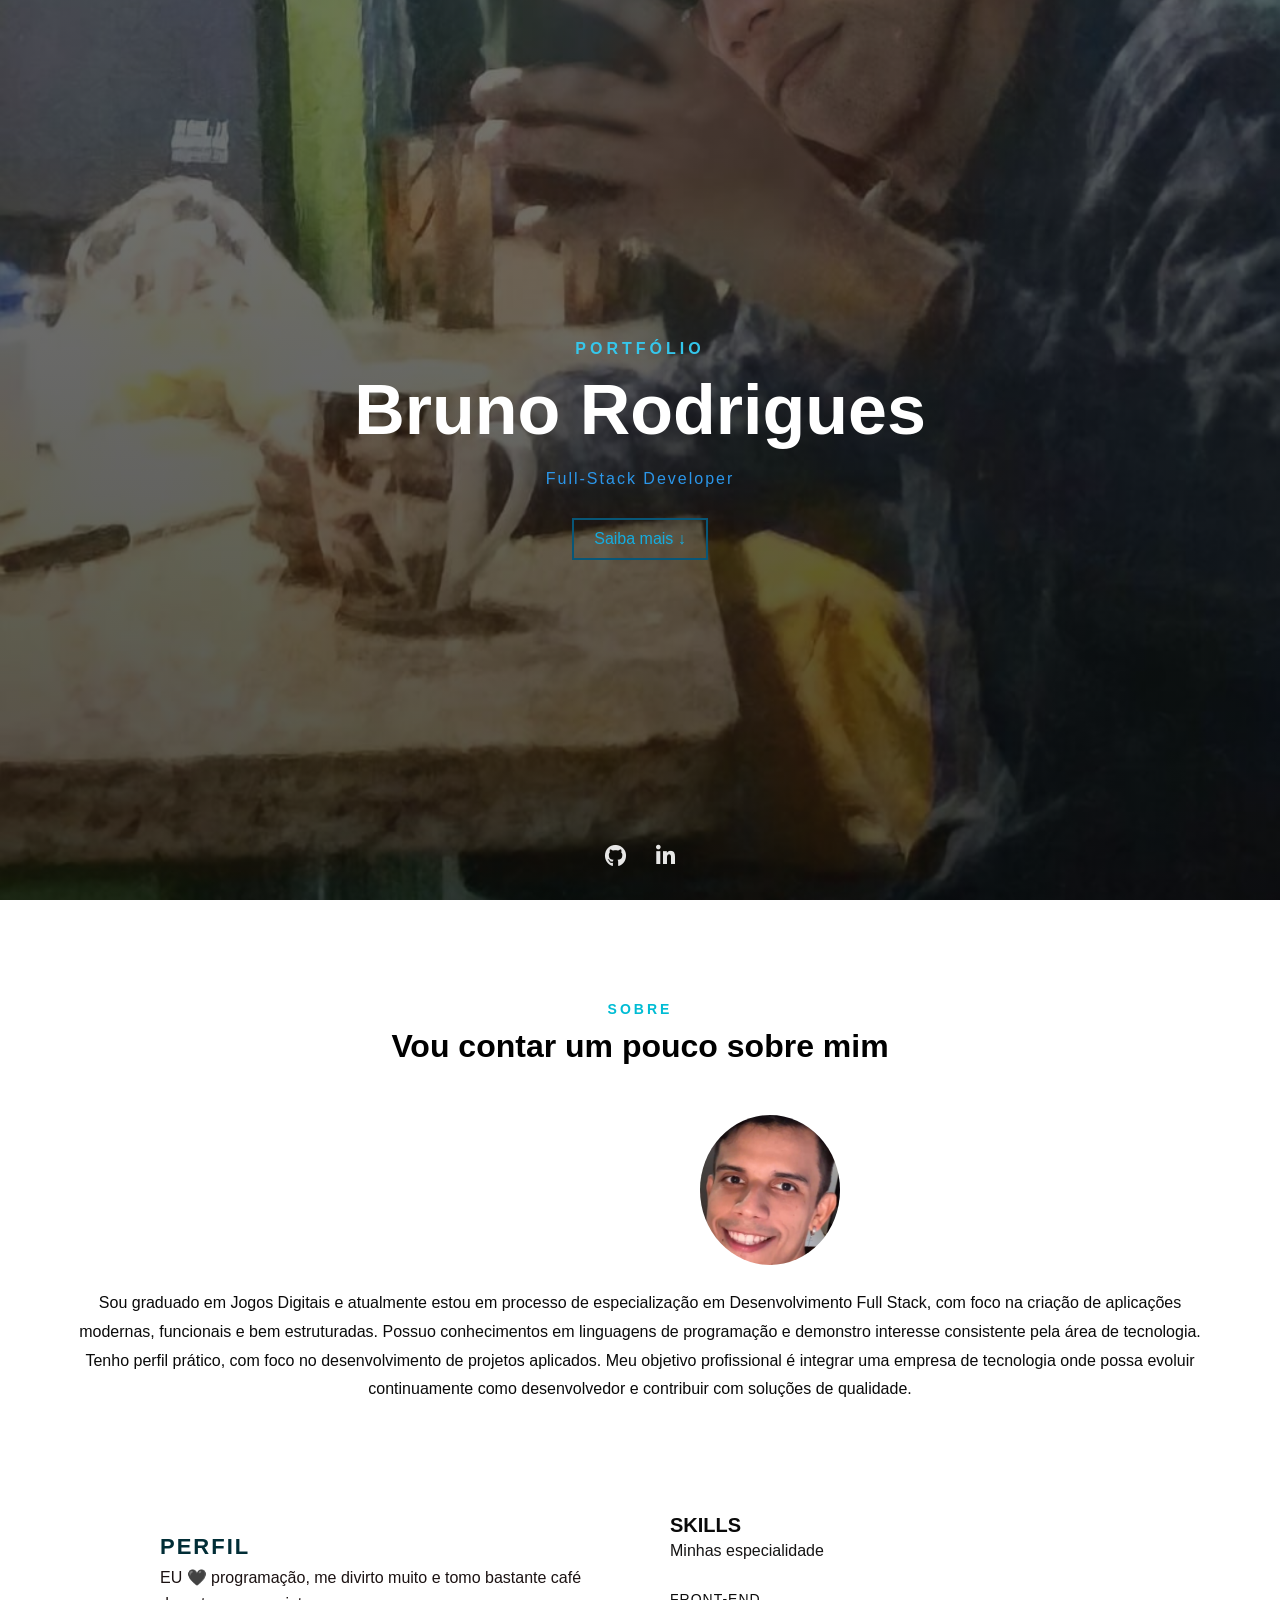
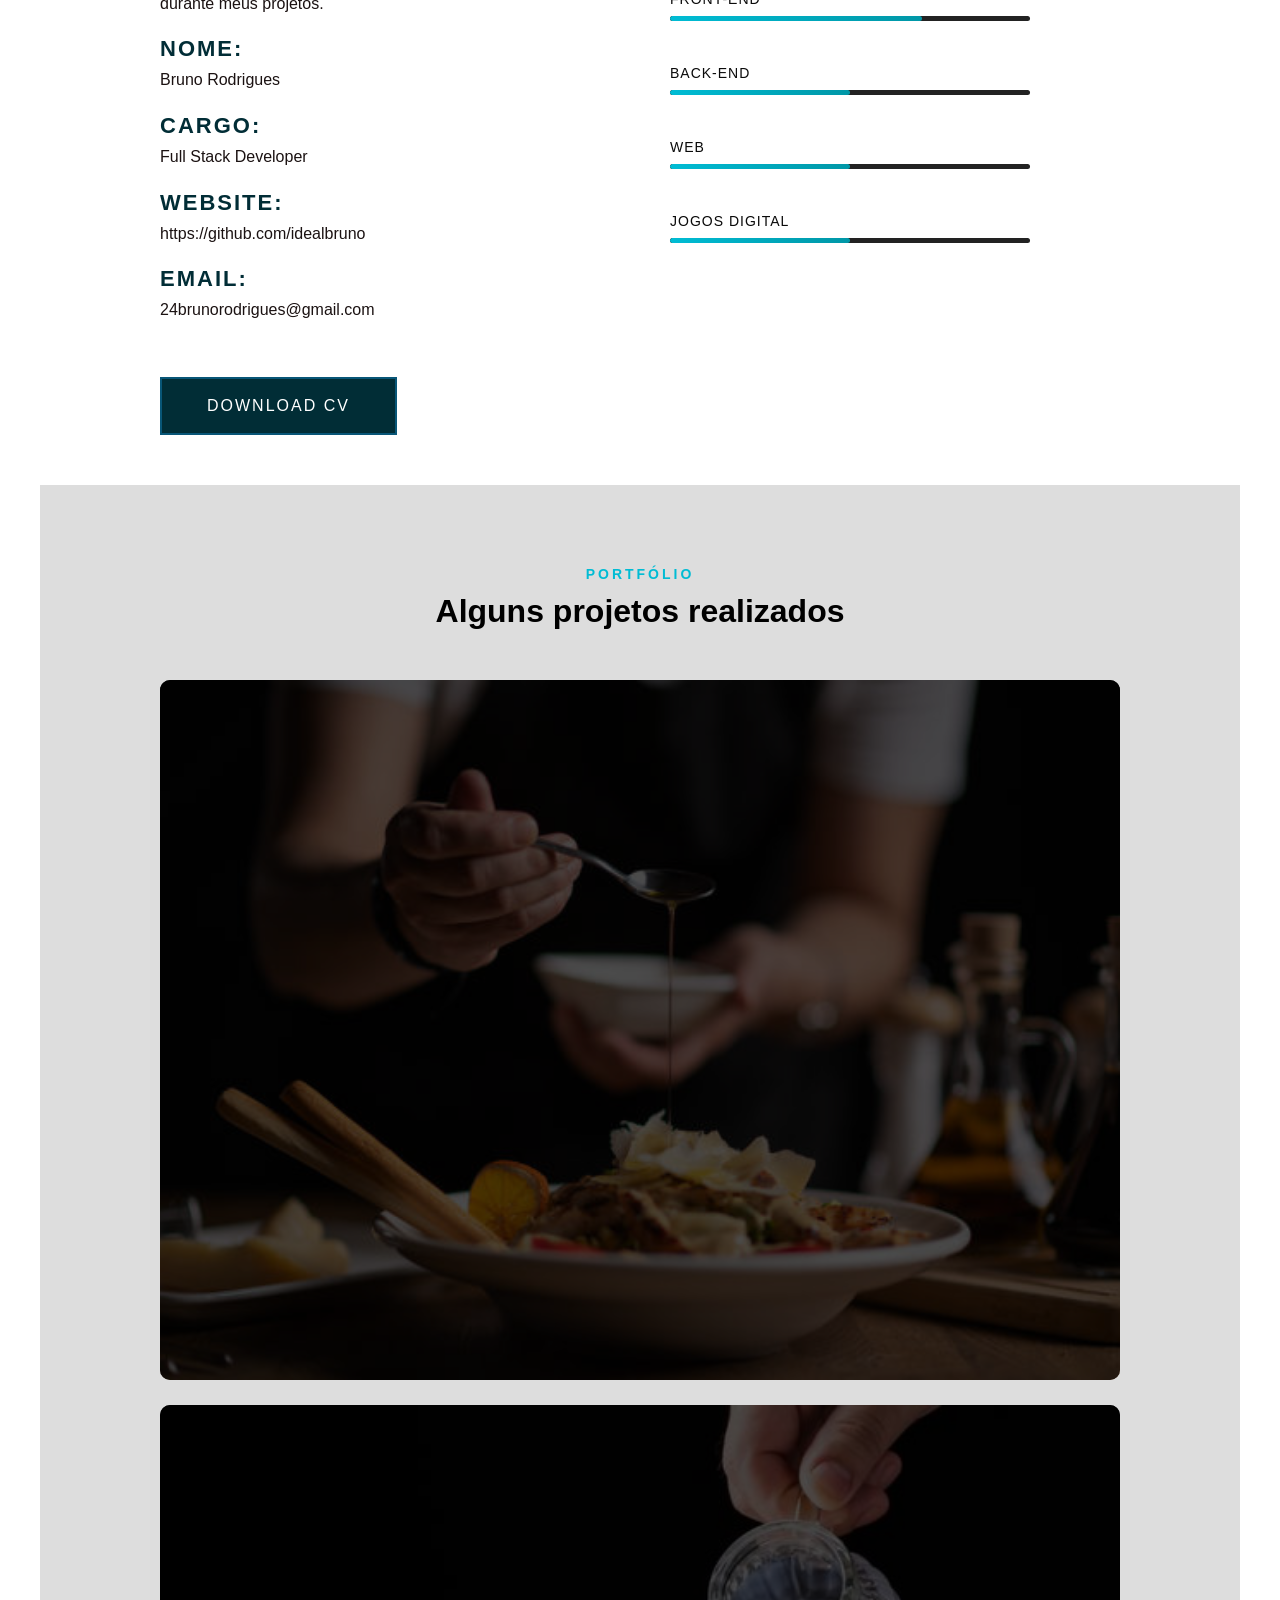
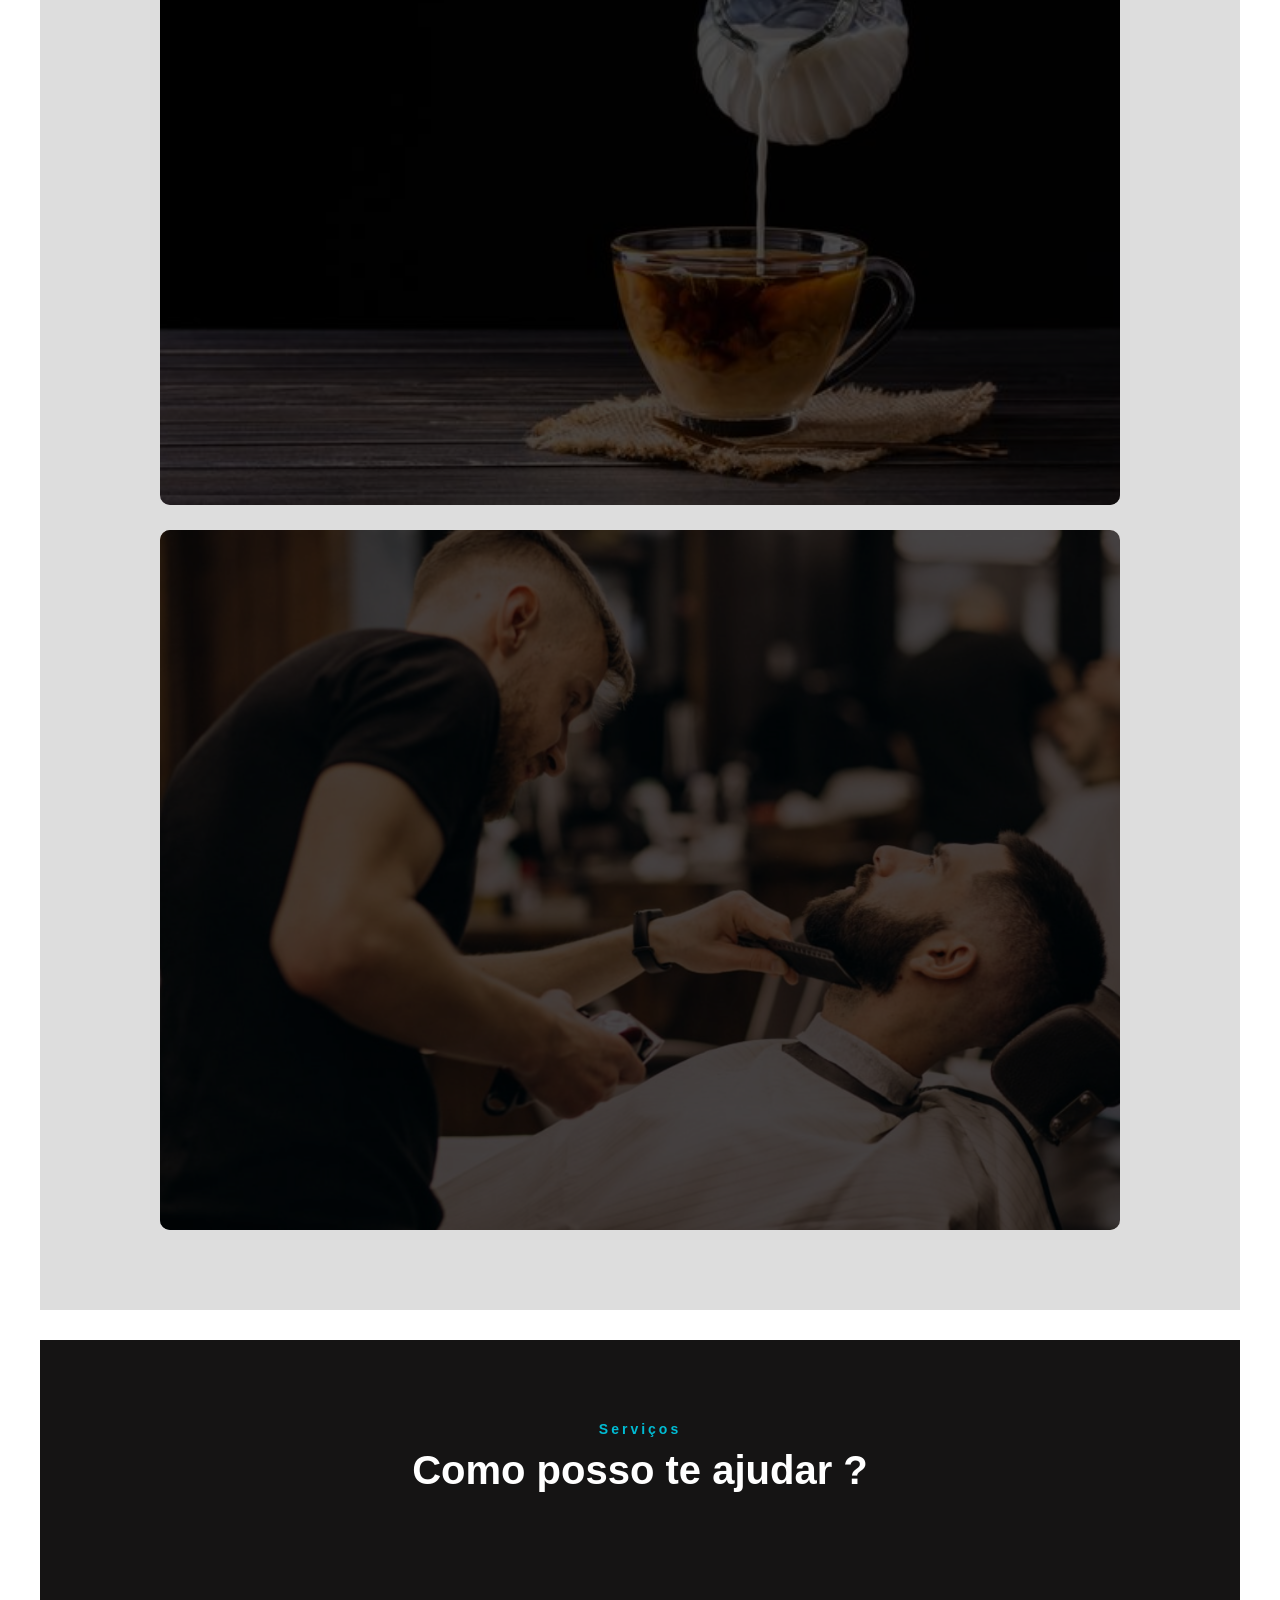
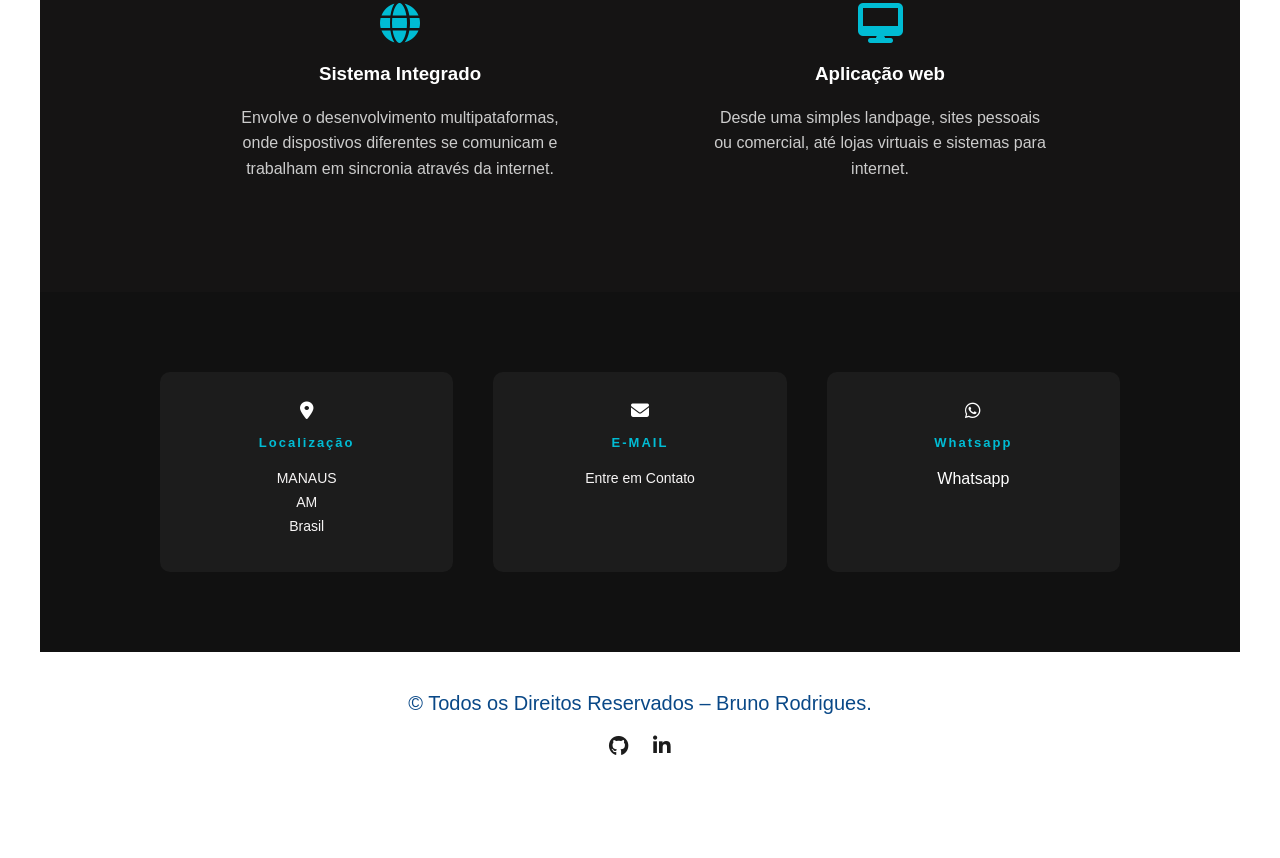
<file: index.html>
<!doctype html>
<html lang="pt-BR">
  <head>
    <meta charset="UTF-8" />
    <meta name="viewport" content="width=device-width, initial-scale=1.0" />
    <link
      rel="stylesheet"
      href="https://cdnjs.cloudflare.com/ajax/libs/font-awesome/6.5.1/css/all.min.css"
    />
    <link rel="stylesheet" href="style.css" />
    <title>PORTFÓLIO</title>
  </head>
  <body>
    <header class="hero" id="inicio">
      <button class="menu-toggle" id="menu-toggle">☰</button>
      <button id="backToTop">↑</button>
      <div class="overlay"></div>
      <div class="content">
        <span class="portfolio">PORTFÓLIO</span>
        <h1>Bruno Rodrigues</h1>
        <p class="text">Full-Stack Developer</p>
        <a href="#" class="btn-saiba-mais">Saiba mais ↓</a>
      </div>
      <nav class="navbar">
        <ul>
          <li><a href="#home">Início</a></li>
          <li><a href="#sobre">Sobre</a></li>
          <li><a href="#projeto">Portfolio</a></li>
          <li><a href="#servico">Serviço</a></li>
          <li><a href="#contato">Contato</a></li>
        </ul>
      </nav>

      <div class="social-icons">
        <a
          href="https://github.com/idealbruno"
          target="_blank"
          rel="noopener noreferrer"
        >
          <i class="fab fa-github"></i>
        </a>

        <a
          href="https://www.linkedin.com/in/bruno-ramos-rodrigues-7b200b306/"
          target="_blank"
          rel="noopener noreferrer"
        >
          <i class="fab fa-linkedin-in"></i>
        </a>
      </div>
    </header>

    <section class="about" id="sobre">
      <div class="about-header">
        <span class="section-tag">SOBRE</span>
        <h2>Vou contar um pouco sobre mim</h2>
      </div>

      <div class="about-content">
        <div class="about-image">
          <img src="img/brperfil.png" alt="perfil" />
        </div>
      </div>

      <div class="about-text">
        <p>
          Sou graduado em Jogos Digitais e atualmente estou em processo de
          especialização em Desenvolvimento Full Stack, com foco na criação de
          aplicações modernas, funcionais e bem estruturadas. Possuo
          conhecimentos em linguagens de programação e demonstro interesse
          consistente pela área de tecnologia. Tenho perfil prático, com foco no
          desenvolvimento de projetos aplicados. Meu objetivo profissional é
          integrar uma empresa de tecnologia onde possa evoluir continuamente
          como desenvolvedor e contribuir com soluções de qualidade.
        </p>
      </div>

       <section class="profile-skills">
        <div class="profile-container">

            <div class="profile">
                <h3>PERFIL</h3>
                <p>EU 🖤 programação, me divirto muito e tomo bastante café durante meus projetos. </p>
                <h3>NOME:</h3>
                <p>Bruno Rodrigues</p>
                <h3>CARGO:</h3>
                <P>Full Stack Developer</P>
                <h3>WEBSITE:</h3>
                <p><a href="https://github.com/idealbruno">https://github.com/idealbruno</a></p>
                <h3>EMAIL:</h3>
                <P>24brunorodrigues@gmail.com</P>
                </div>

                <div class="skills">
                    <h3>SKILLS</h3>
                    <p class="skills-desc">Minhas especialidade</p>

                <div class="skill">
                    <span>FRONT-END</span>
                    <div class="progress">
                        <div class="progress-bar" style="width: 70%"></div>
                    </div>
                </div>    

                     <div class="skill"><br>
                    <span>BACK-END</span>
                    <div class="progress">
                        <div class="progress-bar" style="width: 50%"></div>
                    </div>
                </div>    

                    <div class="skill"><br>
                    <span>WEB</span>
                    <div class="progress">
                        <div class="progress-bar" style="width: 50%"></div>
                    </div>
                </div>   

                     <div class="skill"><br>
                    <span>JOGOS DIGITAL</span>
                    <div class="progress">
                        <div class="progress-bar" style="width:50%"></div>
                    </div>
                </div>   

                </div>
            </div>
        </div>
        <div class="cv-buttons">
          <a href="img/devbruno.pdf" download="btn-cv">DOWNLOAD CV</a>
        </div>
    </section>

    <section class="about-container" id="projeto">
      <div class="about-header">
        <span class="section-tag">PORTFÓLIO</span>
        <h2>Alguns projetos realizados</h2>
      </div>

      <div class="projeto-caixa">
        <a href="restaurante.html" class="projeto-card">
          <img src="img/about-.jpg" alt="restaurante" />
          <div class="projeto-info">
            <h3>RESTAURANTE</h3>
          </div>
        </a>

        <a href="coffee.html" class="projeto-card">
          <img src="img/cafecomleite.jpg" alt="coffee" />
          <div class="projeto-info">
            <h3>COFFEE BREAK</h3>
          </div>
        </a>

        <a href="salao.html" class="projeto-card">
          <img src="img/salao.png" alt="salao" />
          <div class="projeto-info">
            <h3>Homem</h3>
            <h3>MODERNO</h3>
          </div>
        </a>
      </div>
    </section>

    <section class="servicos" id="servico">
      <div class="servicos-header">
        <span class="subtitulo">Serviços</span>
        <h2>Como posso te ajudar ?</h2>
      </div>
      <div class="servicos-cards">
        <a href="#" class="card-servico">
          <i class="fas fa-globe"></i>
          <h3>Sistema Integrado</h3>
          <p>
            Envolve o desenvolvimento multipataformas, onde dispostivos
            diferentes se comunicam e trabalham em sincronia através da
            internet.
          </p>
        </a>

        <a href="#" class="card-servico">
          <i class="fas fa-desktop"></i>
          <h3>Aplicação web</h3>
          <p>
            Desde uma simples landpage, sites pessoais ou comercial, até lojas
            virtuais e sistemas para internet.
          </p>
        </a>
      </div>
    </section>

    <section class="contato" id="contato">
      <div class="conato-container">
        <div class="contato-item">
          <i class="fas fa-map-marker-alt"></i>
          <h4>Localização</h4>
          <p>MANAUS</p>
          <p>AM</p>
          <p>Brasil</p>
        </div>

        <div class="contato-item">
          <i class="fas fa-envelope"></i>
          <h4>E-MAIL</h4>
          <a href="mailto:24brunorodrigues@gmail.com">
            <p>Entre em Contato</p>
          </a>
        </div>

        <div class="contato-item">
          <i class="fab fa-whatsapp"></i>
          <h4>Whatsapp</h4>
          <a href="https://wa.me/5592985533468" target="_blank">Whatsapp</a>
        </div>
      </div>
    </section>

  <footer class="footer">
    <p>© Todos os Direitos Reservados – Bruno Rodrigues.</p>

    <div class="footer-social">
          <a href="https://github.com/idealbruno" target="_blank" rel="noopener noreferrer">
        <i class="fab fa-github"></i>
    </a>

    <a href="https://www.linkedin.com/in/bruno-ramos-rodrigues-7b200b306/" target="_blank" rel="noopener noreferrer">
        <i class="fab fa-linkedin-in"></i>
    </a>
    </div>
</footer>

  <script src="java.js"></script>
  </body>
</html>
</file>
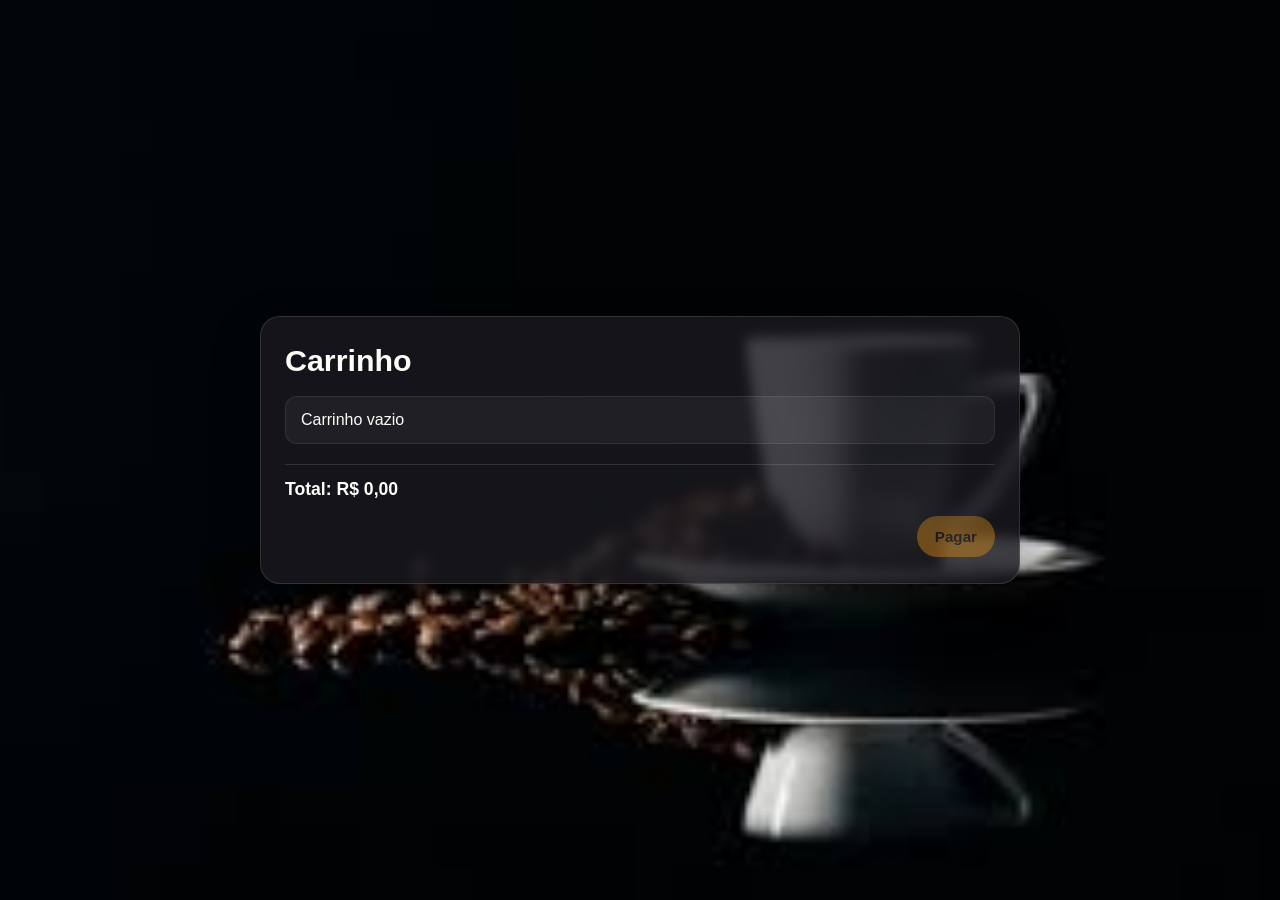
<file: carrinho.html>
<!DOCTYPE html>
<html lang="pt-BR">
<head>
    <meta charset="UTF-8">
    <meta name="viewport" content="width=device-width, initial-scale=1.0">
    <title>Carrinho de Compras</title>
    <style>
      :root {
        --bg: #0f0f12;
        --bg-soft: #17171d;
        --card: rgba(255,255,255,0.06);
        --card-border: rgba(255,255,255,0.12);
        --text: #fffdf8;
        --muted: #b8b5ad;
        --accent: #d58c1e;
        --accent-hover: #d6b27d;
        --shadow: 0 20px 45px rgba(0,0,0,0.35);
      }

      * {
        margin: 0;
        padding: 0;
        box-sizing: border-box;
      }

      body {
        min-height: 100vh;
        display: flex;
        align-items: center;
        justify-content: center;
        padding: 24px;
        background:
          radial-gradient(circle at top, rgba(197,157,95,0.18), transparent 25%),
          linear-gradient(180deg, #070708, #1a1a1f 38%, #0d0d11);
        color: var(--text);
        font-family: 'Segoe UI', Tahoma, Geneva, Verdana, sans-serif;
        background-image: url('img/backgroud.jpeg');
        background-size: cover;
        background-position: center;
      }

      .carrinho {
        width: min(760px, 100%);
        margin: 0;
        padding: 26px 24px;
        background: rgba(25, 25, 31, 0.82);
        border: 1px solid var(--card-border);
        border-radius: 20px;
        box-shadow: var(--shadow);
        backdrop-filter: blur(6px);
      }

      .carrinho h2 {
        font-size: 1.9rem;
        margin-bottom: 10px;
        color: var(--text);
      }

      .carrinho p {
        color: var(--muted);
        margin-bottom: 18px;
        line-height: 1.4;
      }

      #lista-carrinho {
        list-style: none;
        display: flex;
        flex-direction: column;
        gap: 12px;
        margin: 18px 0 20px;
      }

      #lista-carrinho li {
        display: flex;
        align-items: center;
        justify-content: space-between;
        gap: 12px;
        padding: 14px 15px;
        background: rgba(255,255,255,0.05);
        border: 1px solid rgba(255,255,255,0.08);
        border-radius: 12px;
        color: var(--text);
      }

      #lista-carrinho li span {
        flex: 1;
        font-size: 0.98rem;
      }

      .remover-item {
        border: none;
        background: var(--accent);
        color: #141414;
        padding: 8px 10px;
        border-radius: 999px;
        font-size: 0.72rem;
        font-weight: 800;
        cursor: pointer;
        transition: transform 0.2s ease, background 0.2s ease;
      }

      .remover-item:hover {
        background: var(--accent-hover);
        transform: translateY(-1px);
      }

      #total {
        margin-top: 10px;
        padding-top: 14px;
        border-top: 1px solid rgba(255,255,255,0.12);
        color: var(--text);
        font-size: 1.1rem;
      }

      .cart-actions {
        display: flex;
        justify-content: flex-end;
        margin-top: 16px;
      }

      #botao-pagar {
        border: none;
        border-radius: 999px;
        background: linear-gradient(180deg, var(--accent), #f2960d);
        color: #1b140d;
        padding: 12px 18px;
        font-size: 0.95rem;
        font-weight: 800;
        cursor: pointer;
        box-shadow: 0 10px 20px rgba(197,157,95,0.25);
        transition: transform 0.2s ease, filter 0.2s ease, opacity 0.2s ease;
      }

      #botao-pagar:hover:not(:disabled) {
        transform: translateY(-1px);
        filter: brightness(1.05);
      }

      #botao-pagar:disabled {
        cursor: not-allowed;
        opacity: 0.4;
        box-shadow: none;
      }

      .empty-state {
        border-radius: 12px;
        padding: 18px;
        background: rgba(255,255,255,0.04);
        color: var(--muted);
        border: 1px dashed rgba(255,255,255,0.16);
      }
    </style>
</head>
<body>
    <div class="carrinho">
  <h2>Carrinho</h2>

  <ul id="lista-carrinho"></ul>

  <h3 id="total">Total: R$ 0,00</h3>

  <div class="cart-actions">
    <button type="button" id="botao-pagar" disabled>Pagar</button>
  </div>

</div>

<script src="script.js"></script>
</body>
</html>
</file>
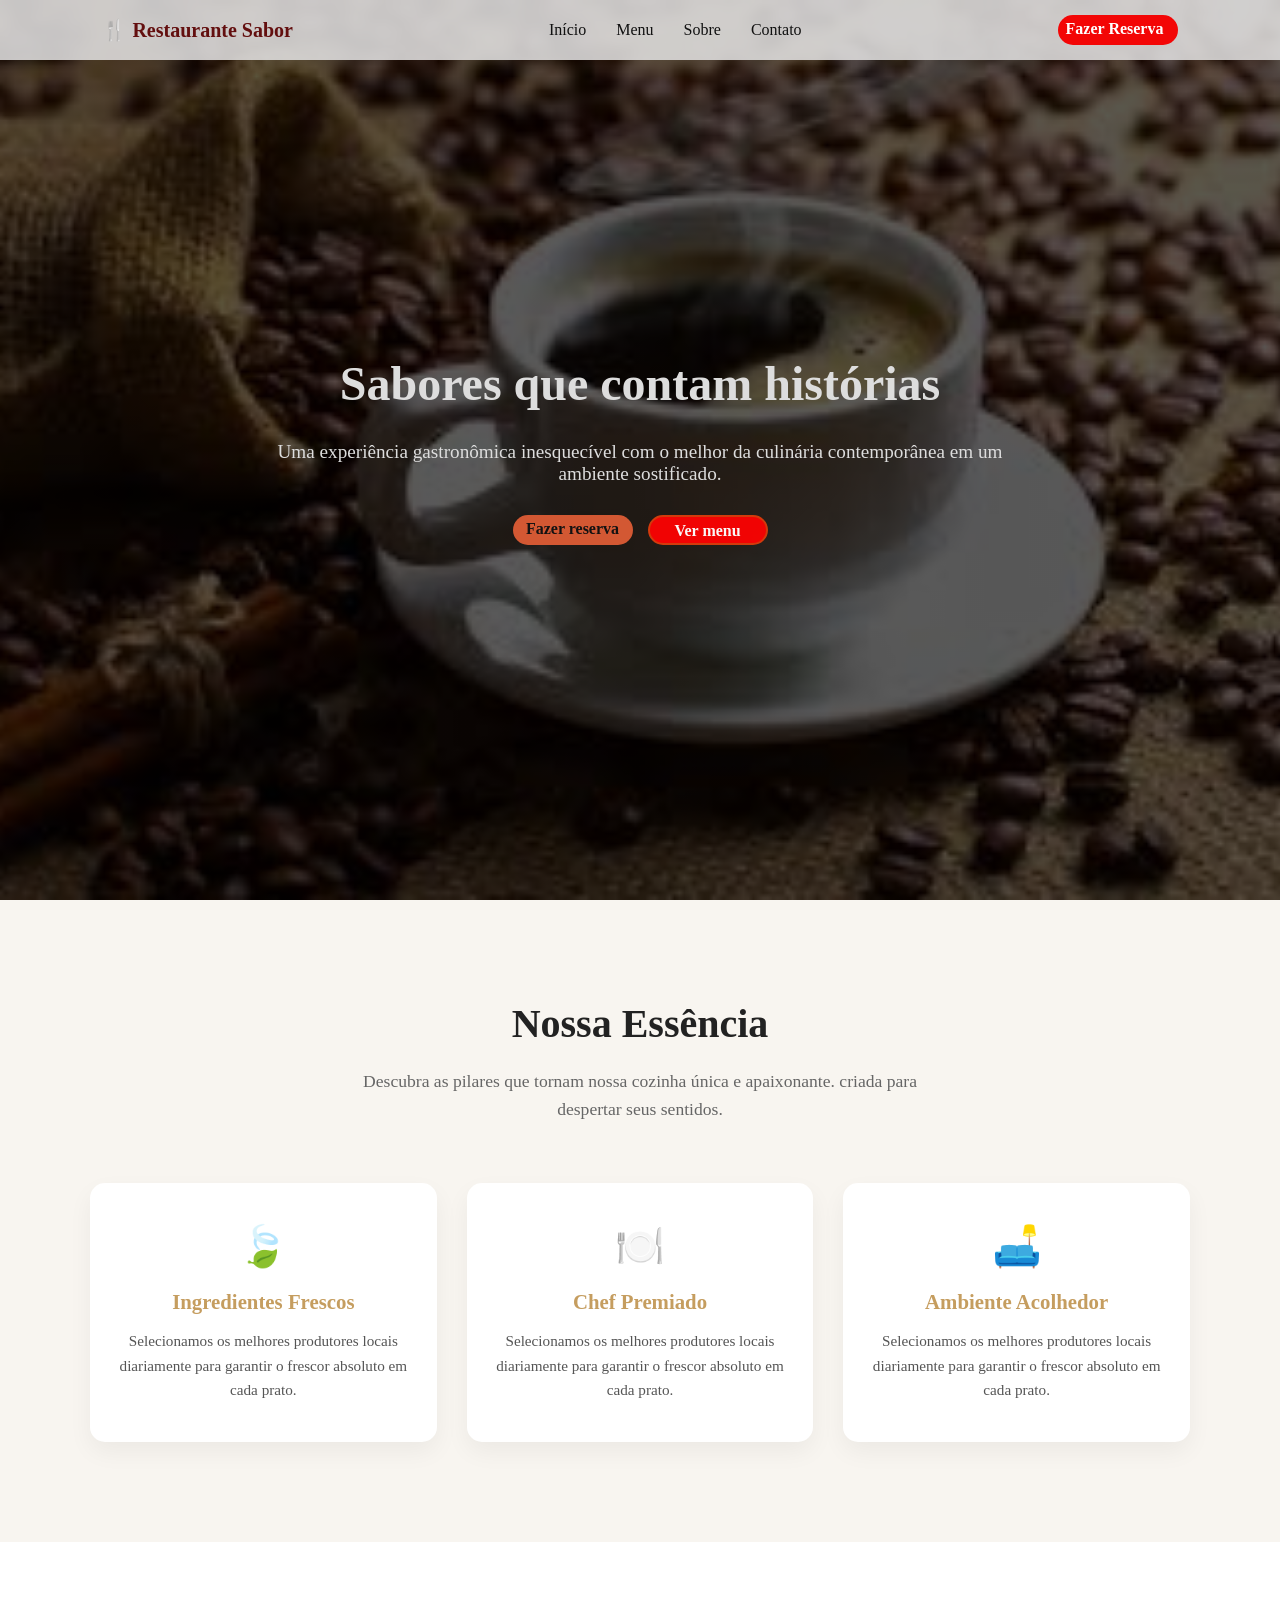
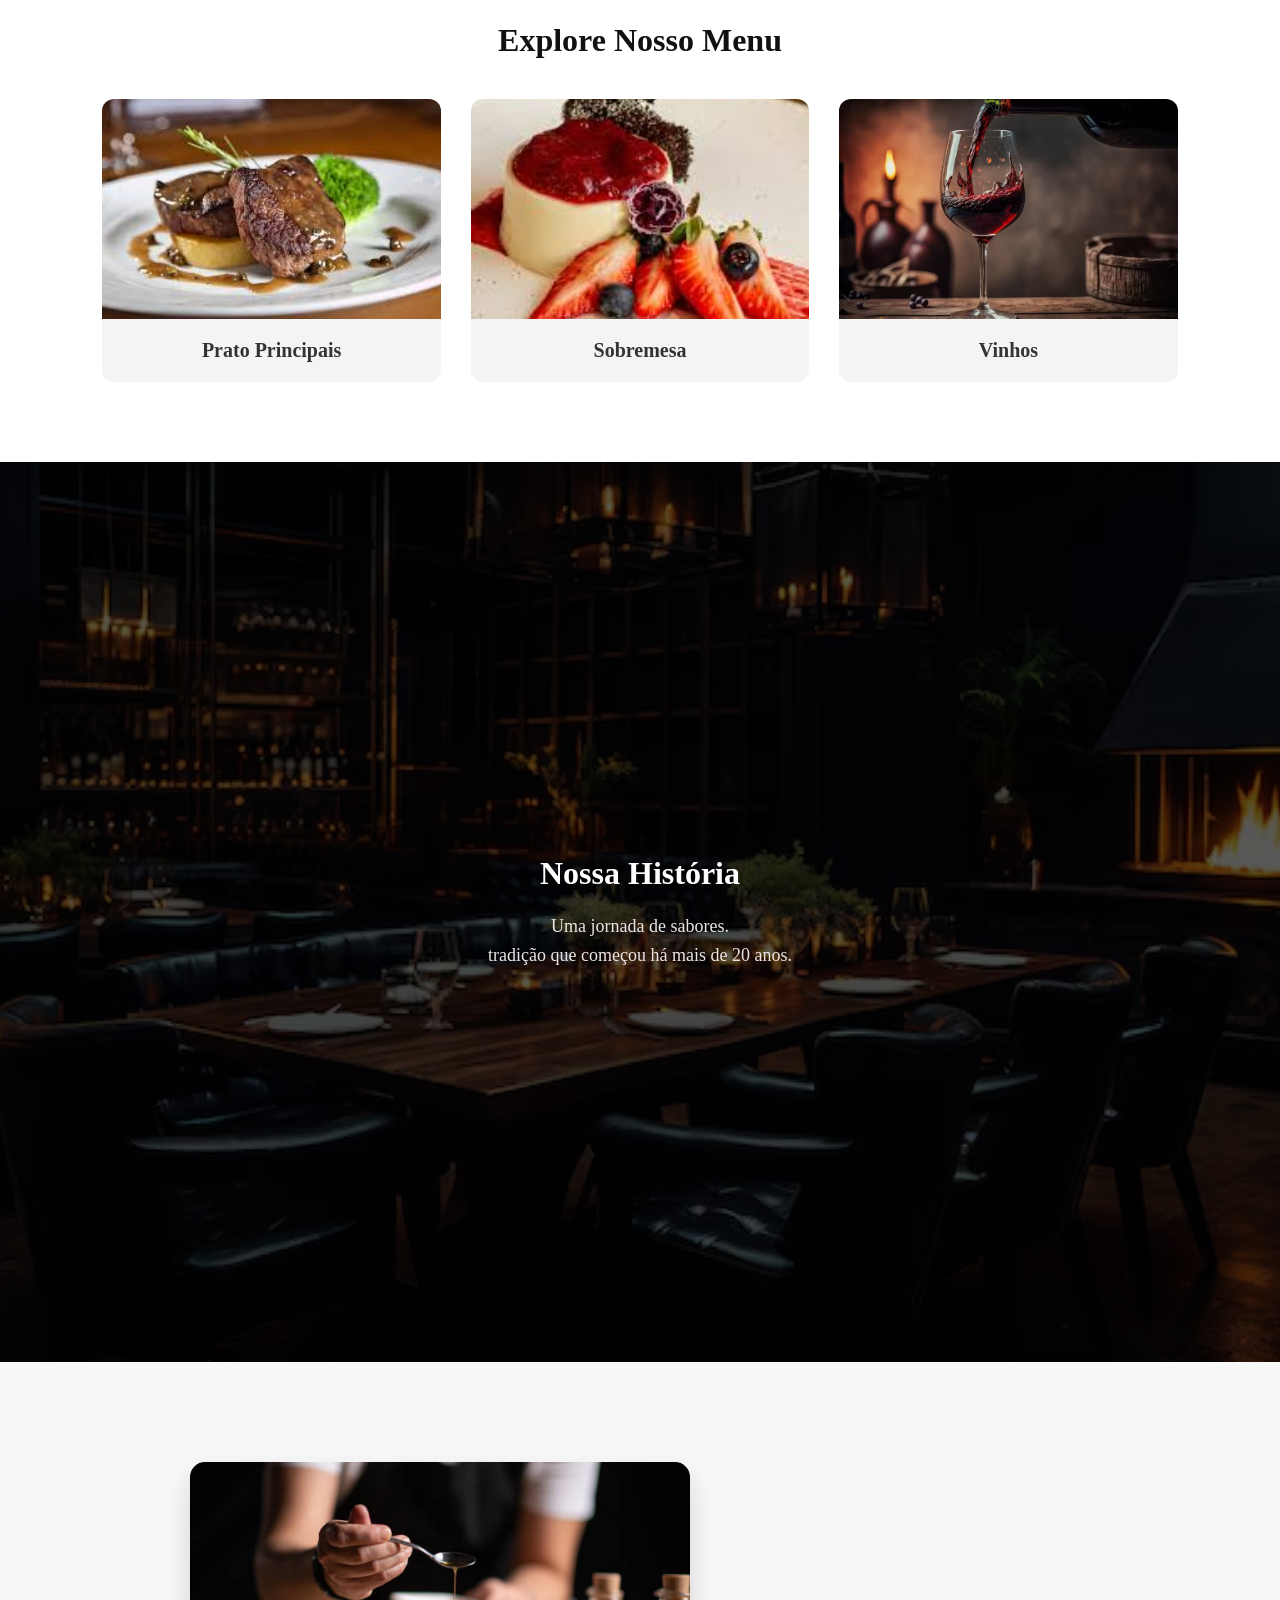
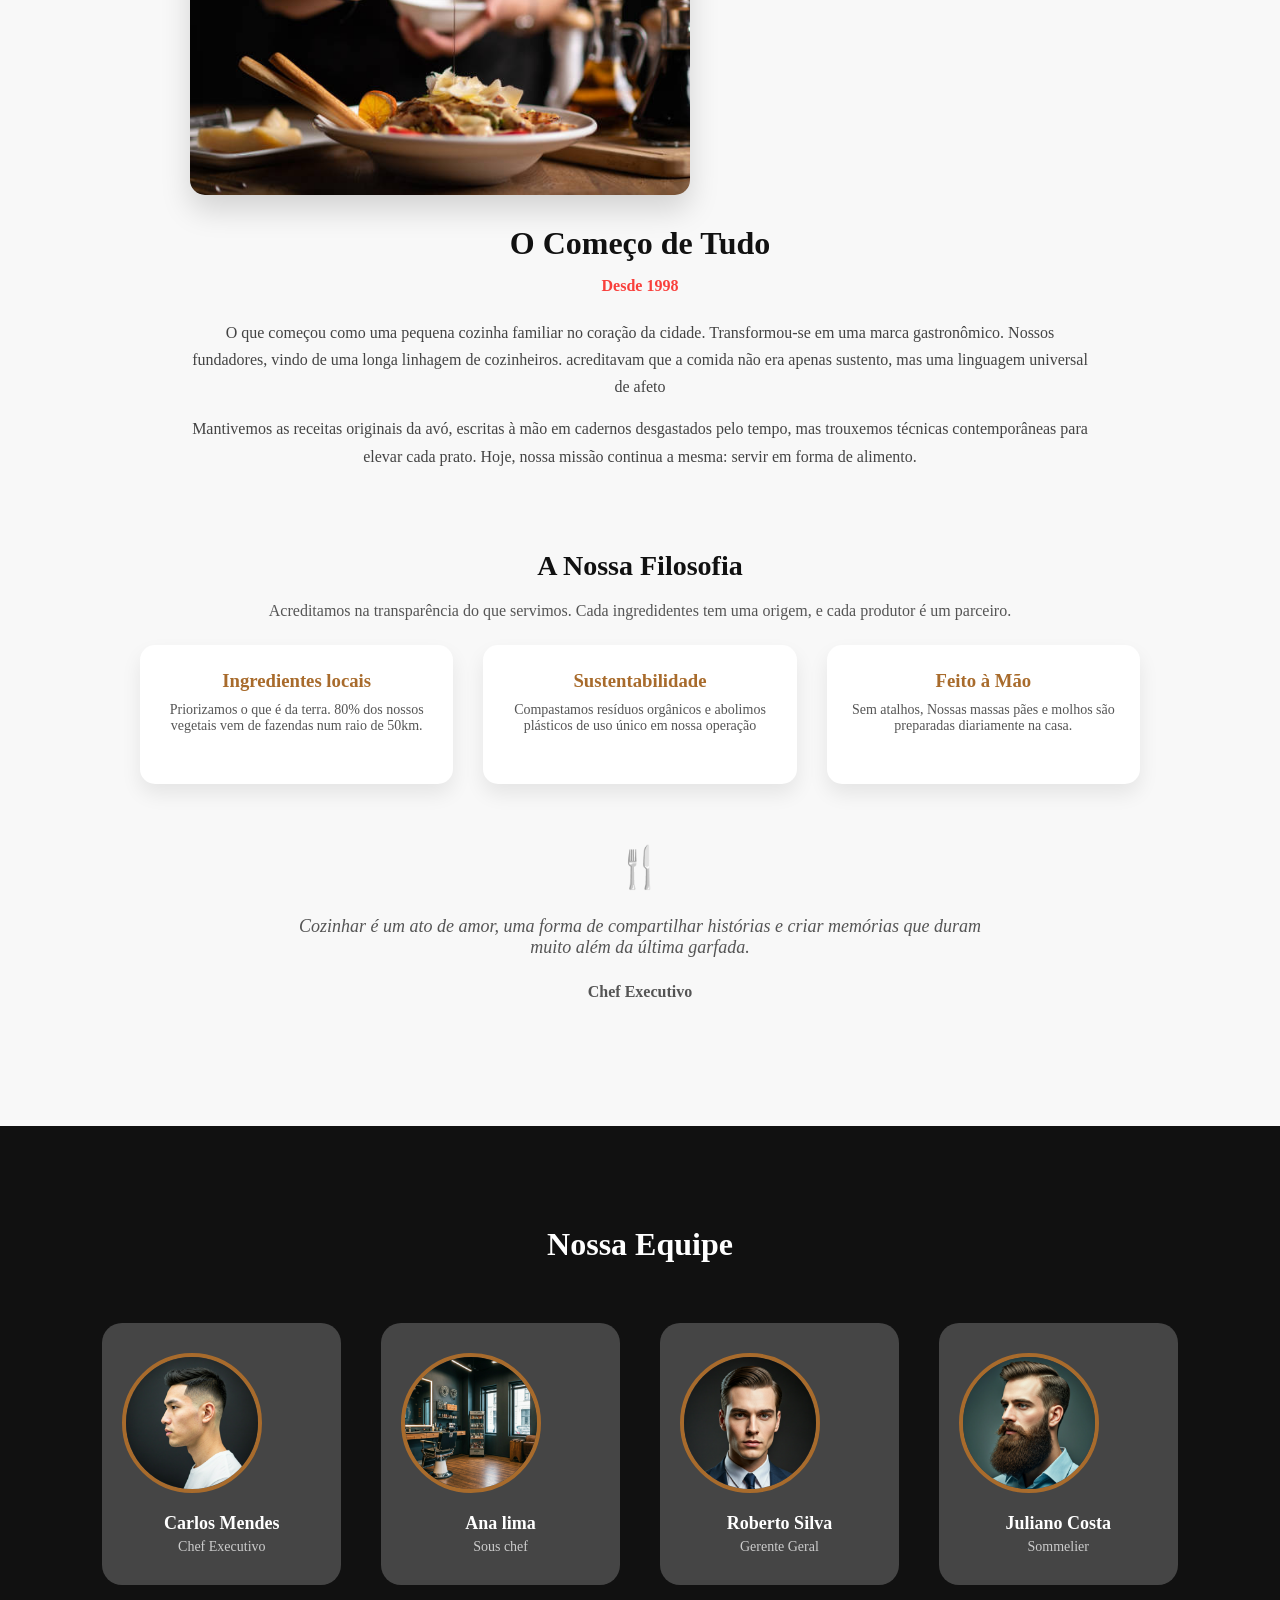
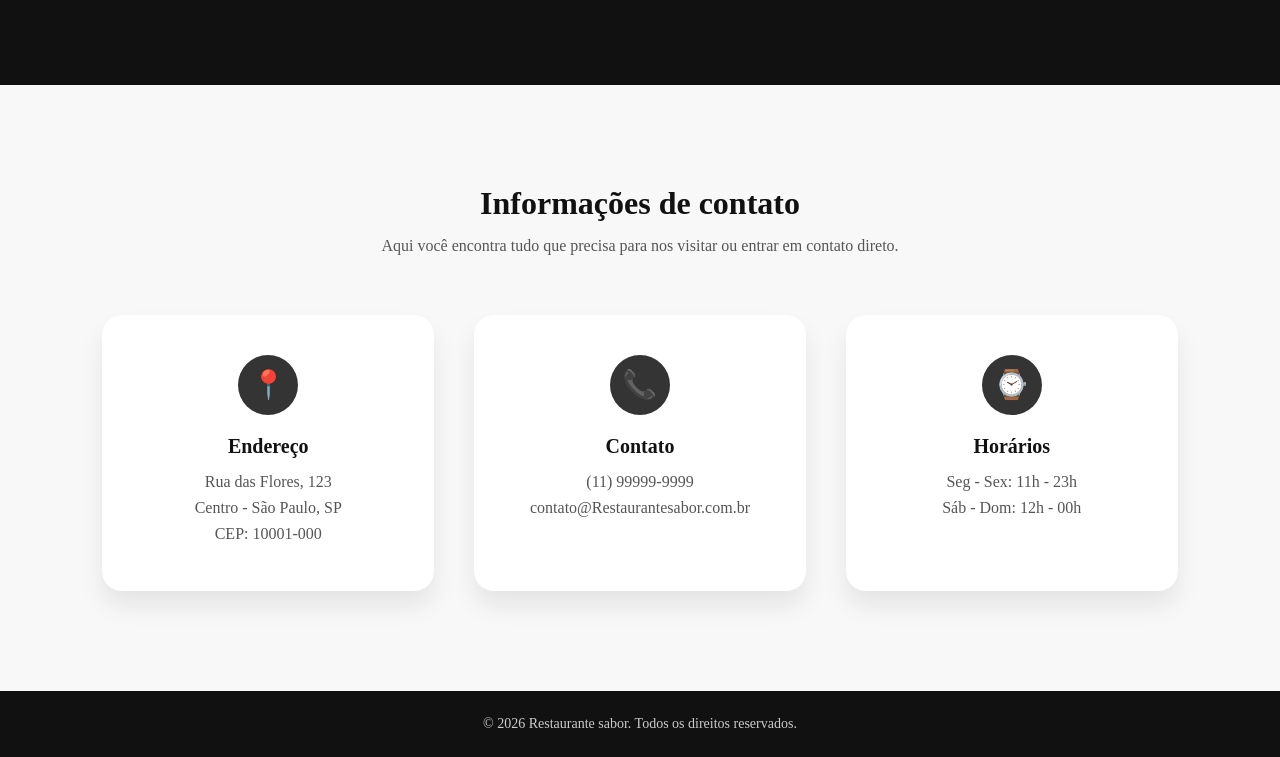
<file: restaurante.html>
<!DOCTYPE html>
<html lang="pt-BR">
  <head>
    <meta charset="UTF-8" />
    <meta name="viewport" content="width=device-width, initial-scale=1.0" />
    <link rel="preconnect" href="https://fonts.googleapis.com" />
    <link rel="preconnect" href="https://fonts.gstatic.com" crossorigin />
    <link
      href="https://fonts.googleapis.com/css2?family=Pacifico&display=swap"
      rel="stylesheet"
    />
    <link rel="stylesheet" href="styles.css" />
    <title>Restaurante sabor</title>
  </head>
  <body>
    <header>
      <a href="#" class="logo">🍴 Restaurante Sabor</a>
      <nav>
        <a href="#">Início</a>
        <a href="#menu">Menu</a>
        <a href="#sobre">Sobre</a>
        <a href="#contato">Contato</a>
      </nav>
      <a href="#menu" class="btn">Fazer Reserva</a>
    </header>

    <section id="#inicio" class="hero-wrapper">
      <article class="hero">
        <div>
          <h1>Sabores que contam histórias</h1>
          <p>
            Uma experiência gastronômica inesquecível com o melhor da culinária
            contemporânea em um ambiente sostificado.
          </p>
          <nav class="hero-buttons">
            <a id="#" class="btn-wrapper">Fazer reserva</a>
            <a href="#" class="btn btn-outline">Ver menu</a>
          </nav>
        </div>
      </article>
    </section>

    <section class="cardapio" id="menu">
      <h1>Nossa Essência</h1>
      <p>
        Descubra as pilares que tornam nossa cozinha única e apaixonante. criada
        para despertar seus sentidos.
      </p>
      <ul class="menu-grid">
        <li>
          <span>🍃</span>
          <h3>Ingredientes Frescos</h3>
          <p>
            Selecionamos os melhores produtores locais diariamente para garantir
            o frescor absoluto em cada prato.
          </p>
        </li>

        <li>
          <span>🍽️</span>
          <h3>Chef Premiado</h3>
          <p>
            Selecionamos os melhores produtores locais diariamente para garantir
            o frescor absoluto em cada prato.
          </p>
        </li>

        <li>
          <span>🛋️</span>
          <h3>Ambiente Acolhedor</h3>
          <p>
            Selecionamos os melhores produtores locais diariamente para garantir
            o frescor absoluto em cada prato.
          </p>
        </li>
      </ul>
    </section>

    <section class="menu" id="#menu">
      <h1>Explore Nosso Menu</h1>
      <ul class="grid">
        <li>
          <img src="img/prato principais.jpg" alt="" />
          <h2>Prato Principais</h2>
        </li>
        <li>
          <img src="img/Sobremesa.jpg" alt="" />
          <h2>Sobremesa</h2>
        </li>
        <li>
          <img src="img/Vinho.avif" alt="" />
          <h2>Vinhos</h2>
        </li>
      </ul>
    </section>

    <section class="sobre-wrapper">
      <article class="sobre">
        <div>
          <h1>Nossa História</h1>
          <p>
            Uma jornada de sabores. <br>tradição que começou há mais de 20 anos.
          </p>
        </div>
      </article>
    </section>

    <section id="sobre" class="about-section">
      <div class="section-content">
        <img src="img/about-.jpg" alt="" />
        <h1>O Começo de Tudo</h1>
        <p class="text">Desde 1998</p>
        <p>
          O que começou como uma pequena cozinha familiar no coração da cidade.
          Transformou-se em uma marca gastronômico. Nossos fundadores, vindo de
          uma longa linhagem de cozinheiros. acreditavam que a comida não era
          apenas sustento, mas uma linguagem universal de afeto
        </p>
        <p>
          Mantivemos as receitas originais da avó, escritas à mão em cadernos
          desgastados pelo tempo, mas trouxemos técnicas contemporâneas para
          elevar cada prato. Hoje, nossa missão continua a mesma: servir em
          forma de alimento.
        </p>
      </div>

      <div class="conteiner">
        <h2>A Nossa Filosofia</h2>
        <p>
          Acreditamos na transparência do que servimos. Cada ingredidentes tem
          uma origem, e cada produtor é um parceiro.
        </p>
        <ul class="philosophy-list">
          <li>
            <h3>Ingredientes locais</h3>
            <p>
              Priorizamos o que é da terra. 80% dos nossos vegetais vem de
              fazendas num raio de 50km.
            </p>
          </li>
          <li>
            <h3>Sustentabilidade</h3>
            <p>
              Compastamos resíduos orgânicos e abolimos plásticos de uso único
              em nossa operação
            </p>
          </li>
          <li>
            <h3>Feito à Mão</h3>
            <p>
              Sem atalhos, Nossas massas pães e molhos são preparadas
              diariamente na casa.
            </p>
          </li>
        </ul>
        <div>
          <p class="span-tittle">🍴</p>
          <p class="tittle-text">
            Cozinhar é um ato de amor, uma forma de compartilhar histórias e
            criar memórias que duram muito além da última garfada.
          </p>
          <p class="text-tittle">Chef Executivo</p>
        </div>
      </div>
    </section>

    <section class="gallery-section">
      <h2 class="gallery-tittle">Nossa Equipe</h2>
      <ul class="gallery-list">
        <li>
          <img src="img/1.png" alt="">
          <h3>Carlos Mendes</h3>
          <p>Chef Executivo</p>
        </li>
                <li>
          <img src="img/2.png" alt="">
          <h3>Ana lima</h3>
          <p>Sous chef</p>
        </li>
                <li>
          <img src="img/3.png" alt="">
          <h3>Roberto Silva</h3>
          <p>Gerente Geral</p>
        </li>
                <li>
          <img src="img/4.png" alt="">
          <h3>Juliano Costa</h3>
          <p>Sommelier</p>
        </li>
      </ul>
    </section>

    <section class="contato" id="contato">
      <h2>Informações de contato</h2>
      <p class="contato-text">Aqui você encontra tudo que precisa para nos visitar ou entrar em contato direto.</p>
      <ul class="grid-contato">
        <li>
          <span class="btn-contato">📍</span>
          <h1>Endereço</h1>
          <p>Rua das Flores, 123</p>
          <p>Centro - São Paulo, SP</p>
          <p>CEP: 10001-000</p>
        </li>
        <li>
          <span class="btn-contato">📞</span>
          <h1>Contato</h1>
          <p>(11) 99999-9999
          </p>
          <p>
            contato@Restaurantesabor.com.br
          </p>
        </li>
        <li>
          <span class="btn-contato">⌚</span>
          <h1>Horários</h1>
          <p>Seg - Sex: 11h - 23h
          </p>
          <p>Sáb - Dom: 12h - 00h</p>
        </li>
      </ul>
    </section>

    <footer>
    <p class="copy">&copy; 2026 Restaurante sabor. Todos os direitos reservados.</p>
   </footer>
  </body>
</html>
</file>
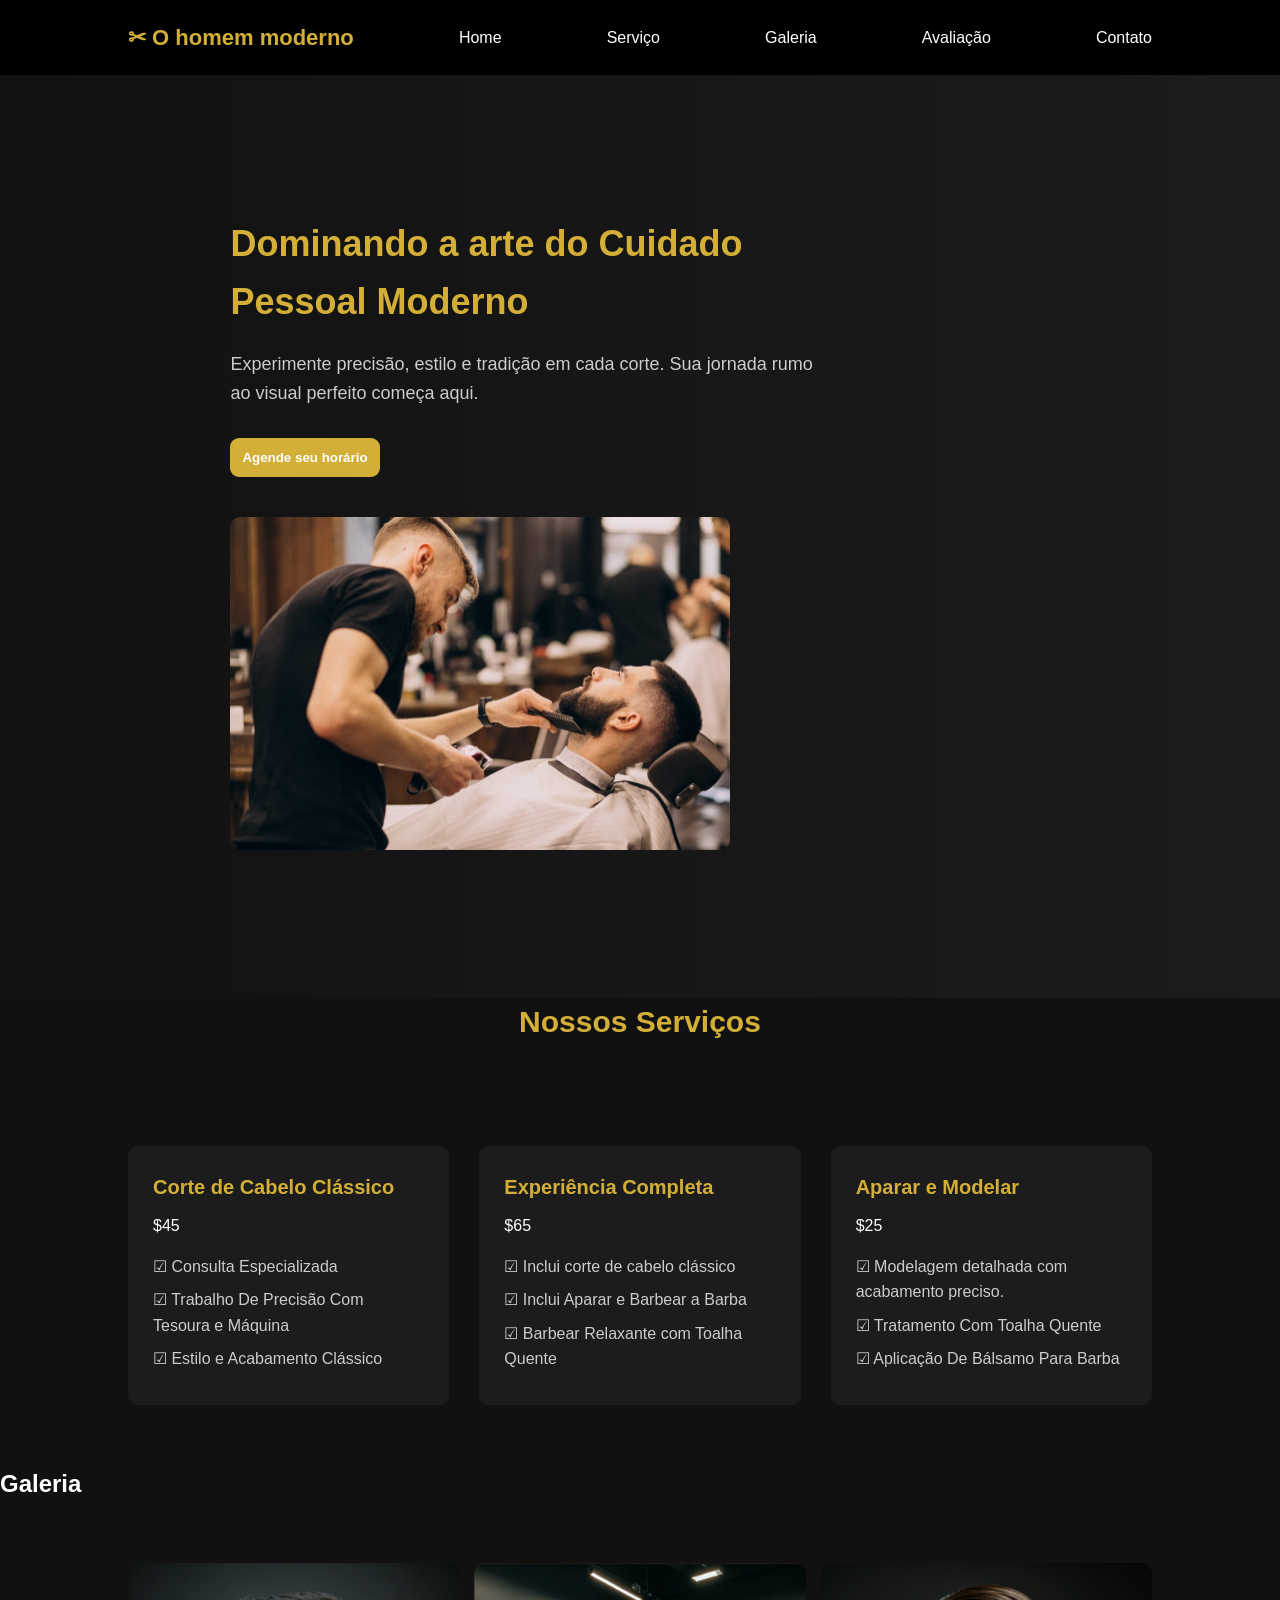
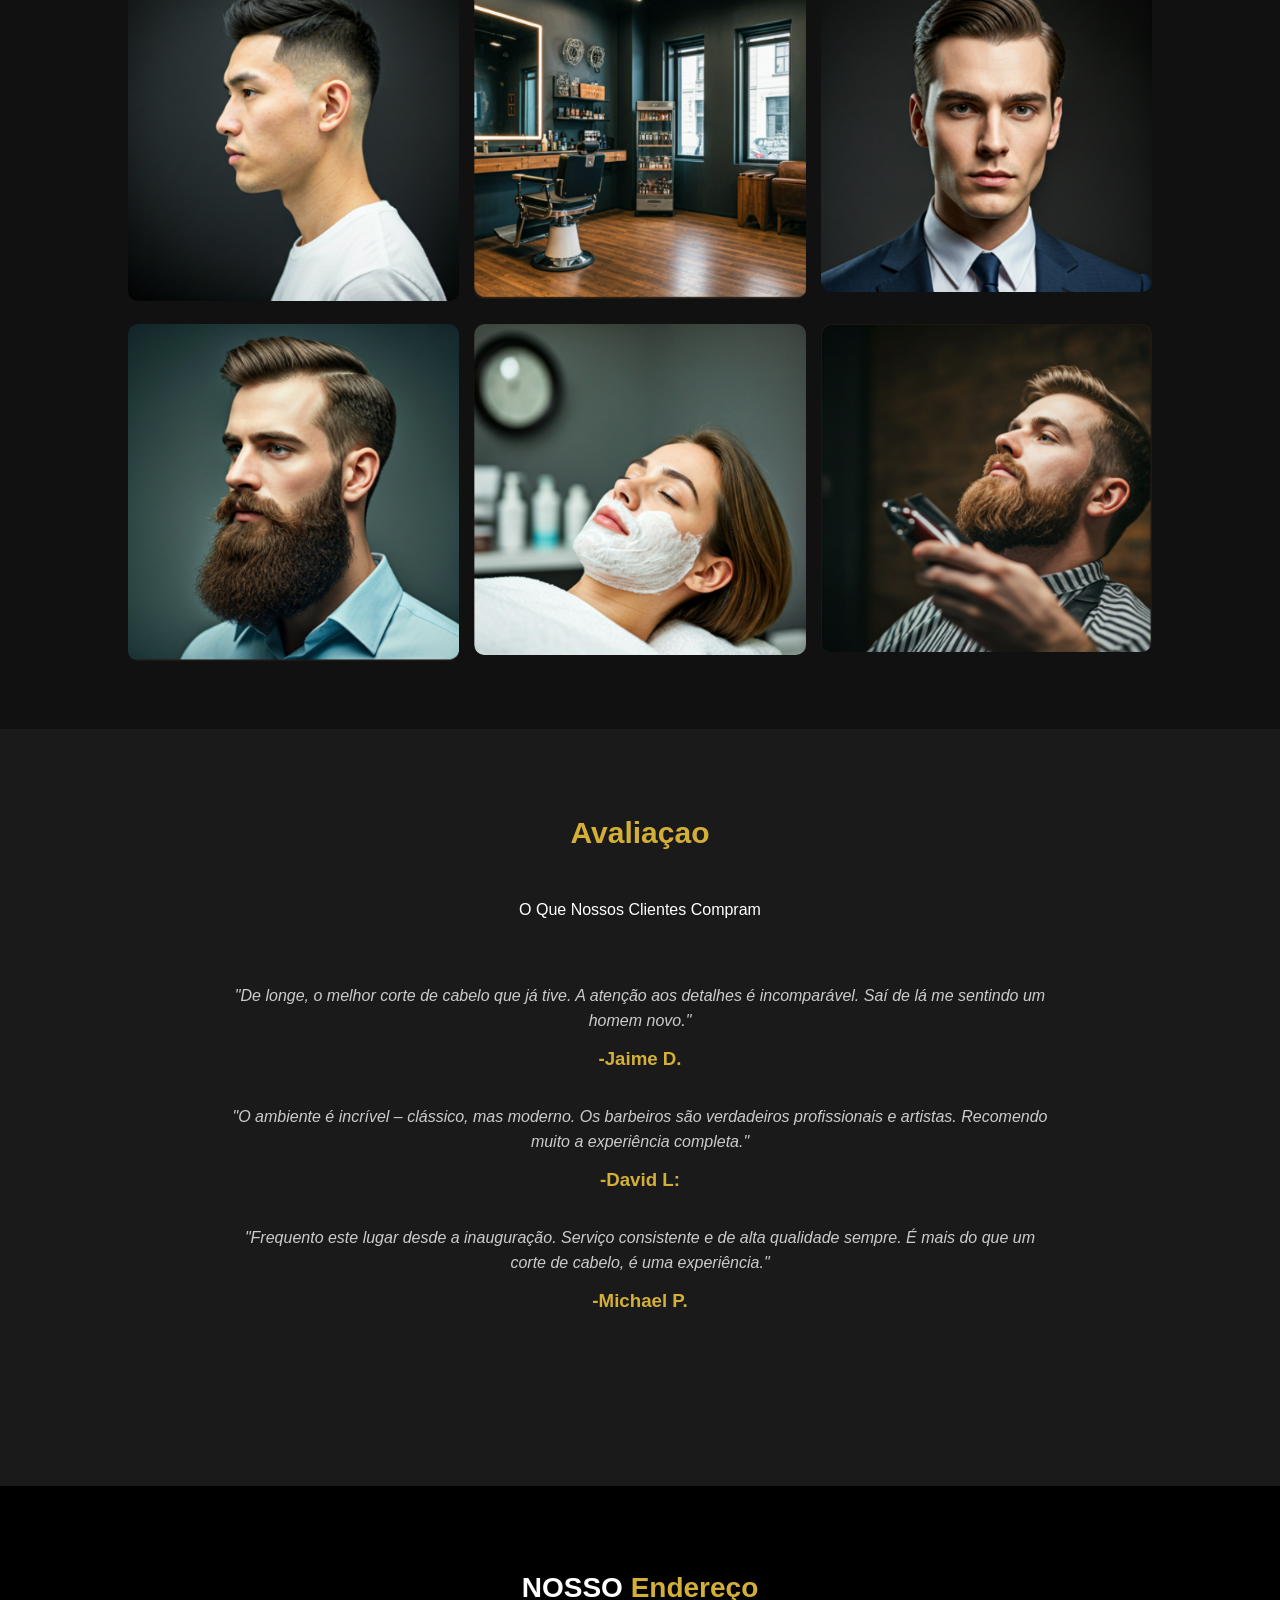
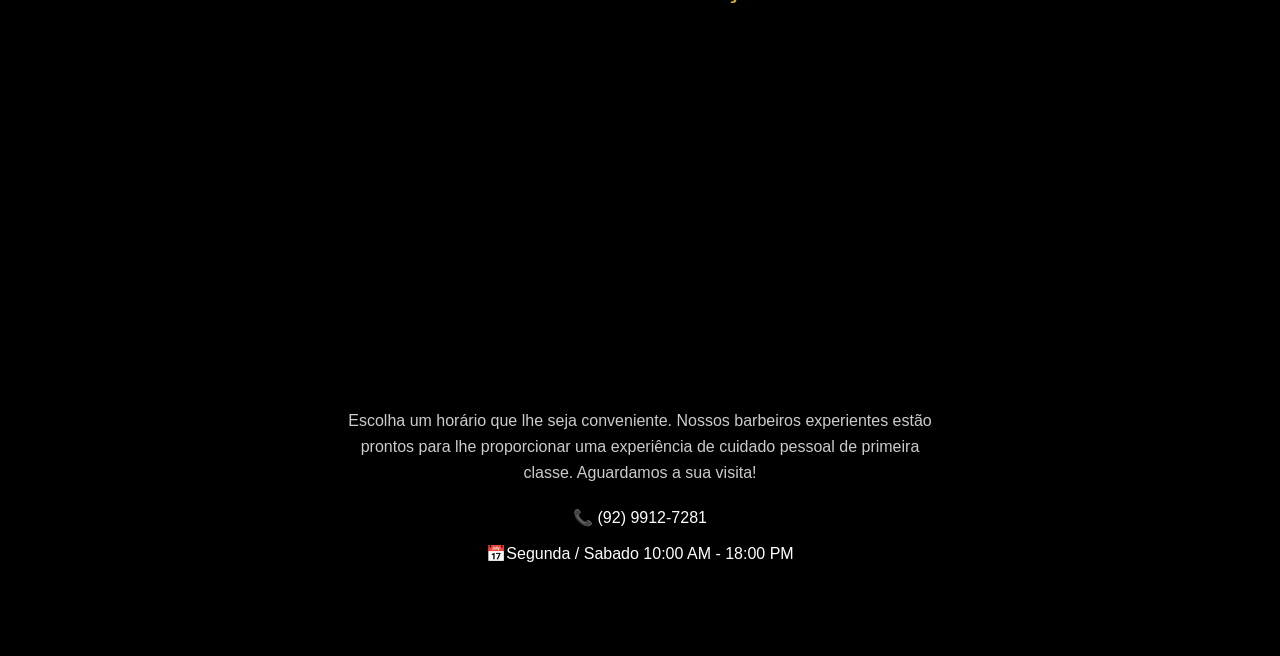
<file: salao.html>
<!DOCTYPE html>
<html lang="pt-BR">

<head>
  <meta charset="UTF-8" />
  <meta name="viewport" content="width=device-width, initial-scale=1.0" />
  <link rel="stylesheet" href="styless.css" />
  <title>cabeleireiro</title>
</head>

<body>
  <header>
    <nav class="navbar">
      <a href="#" class="nav-logo">
        <h2 class="logo-texto"> <span class="text">✂</span> O homem moderno</h2>
      </a>
      <a href="#" class="nav-item">Home</a>
      <a href="#servico" class="nav-item">Serviço</a>
      <a href="#Galeria" class="nav-item">Galeria</a>
      <a href="#avaliacao" class="nav-item">Avaliação</a>
      <a href="#contato" class="nav-item">Contato</a>
    </nav>
  </header>

  <main>
    <section class="hero-section" id="home">
      <div class="section-content">
        <div class="hero-details">
          <h2 class="subltitlte">
            Dominando a arte do Cuidado Pessoal Moderno
          </h2>

          <p class="description">
            Experimente precisão, estilo e tradição em cada corte. Sua jornada
            rumo ao visual perfeito começa aqui.
          </p>

          <div class="buttons">
            <button type="button" id="abrirFormulario" class="button contact-us">
              Agende seu horário
            </button>
          </div>

          <div id="formularioContainer" style="display: none;">
            <form id="agendamentoForm" class="agendamento-form">
              <input type="text" id="nome" placeholder="Seu nome" required>

              <input type="date" id="data" required>

              <input type="time" id="hora" required>

              <button type="submit" class="button contact-us">
                Confirmar Agendamento
              </button>
            </form>
          </div>

          <div id="mensagem"></div>

          <div class="hero-img-wrapper">
            <img src="img/barbearia-profissional.jpg" alt="Barbeiro realizando um corte de cabelo em um cliente"
              class="hero-img" />
          </div>
          </section>

          <section class="menu-section" id="servico">
            <h2 class="section-title">Nossos Serviços</h2>
            <div class="section-content">
              <ul class="menu-list">
                <li class="menu-item">
                  <div class="menu-details">
                    <h3 class="name">Corte de Cabelo Clássico</h3>
                    <span>$45</span>
                    <ul class="menu-description">
                      <li> <span class="texto">☑</span> Consulta Especializada</li>
                      <li> <span class="texto">☑</span> Trabalho De Precisão Com Tesoura e Máquina</li>
                      <li> <span class="texto">☑</span> Estilo e Acabamento Clássico</li>
                    </ul>
                  </div>
                </li>

                <li class="menu-item">
                  <div class="menu-details">
                    <h3 class="name">Experiência Completa</h3>
                    <span>$65</span>
                    <ul class="menu-description">
                      <li> <span class="texto">☑</span> Inclui corte de cabelo clássico</li>
                      <li> <span class="texto">☑</span> Inclui Aparar e Barbear a Barba</li>
                      <li> <span class="texto">☑</span> Barbear Relaxante com Toalha Quente</li>
                    </ul>
                  </div>
                </li>

                <li class="menu-item">
                  <div class="menu-details">
                    <h3 class="name">Aparar e Modelar</h3>
                    <span>$25</span>
                    <ul class="menu-description">
                      <li> <span class="texto">☑</span> Modelagem detalhada com acabamento preciso.</li>
                      <li> <span class="texto">☑</span> Tratamento Com Toalha Quente</li>
                      <li> <span class="texto">☑</span> Aplicação De Bálsamo Para Barba</li>
                    </ul>
                  </div>
                </li>

              </ul>
            </div>
          </section>

          <section class="gallery-section" id="Galeria">
            <h2 class="section-tittle">Galeria</h2>
            <div class="section-content">
              <ul class="gallery-list">
                <li class="gallery-item">
                  <img src="img/1.png" alt="gallery-image">
                </li>
                <li class="gallery-item">
                  <img src="img/2.png" alt="gallery-image">
                </li>
                <li class="gallery-item">
                  <img src="img/3.png" alt="gallery-image">
                </li>
                <li class="gallery-item">
                  <img src="img/4.png" alt="gallery-image">
                </li>
                <li class="gallery-item">
                  <img src="img/5.png" alt="gallery-image">
                </li>
                <li class="gallery-item">
                  <img src="img/6.png" alt="gallery-image">
                </li>
              </ul>
            </div>
          </section>

          <section class="testimonial-section" id="avaliacao">
            <h2 class="section-title">Avaliaçao</h2>
            <p class="title">O Que Nossos Clientes Compram</p>
            <div class="section-content">
              <div class="slider-container-swiper">
                <div class="slider-wrapper">
                  <ul class="testimonial-list swiper-wrapper">
                    <li class="testimonial swiper-slide">
                      <i class="feedback">"De longe, o melhor corte de cabelo que já tive. A atenção aos detalhes é
                        incomparável. Saí de lá me sentindo um homem novo."</i>
                      <h3 class="nome">-Jaime D.</h3>
                    </li>
                    <li class="testimonial swiper-slide">
                      <i class="feedback">"O ambiente é incrível – clássico, mas moderno. Os barbeiros são verdadeiros
                        profissionais e artistas. Recomendo muito a experiência completa."</i>
                      <h3 class="nome">-David L:</h3>
                    </li>

                    <li class="testimonial swiper-slide">
                      <i class="feedback">"Frequento este lugar desde a inauguração. Serviço consistente e de alta
                        qualidade
                        sempre. É mais do que um corte de cabelo, é uma experiência."</i>
                      <h3 class="nome">-Michael P.</h3>
                    </li>
                  </ul>
                </div>
              </div>
            </div>
          </section>

          <section class="address" id="contato">
            <h2 class="title-address">NOSSO <span>Endereço</span></h2>
            <iframe
              src="https://www.google.com/maps/embed?pb=!1m18!1m12!1m3!1d8610.231999529358!2d-60.01548079138717!3d-3.091747179574421!2m3!1f0!2f0!3f0!3m2!1i1024!2i768!4f13.1!3m3!1m2!1s0x926c1b3efb1686bf%3A0xbb5ebfc274b133f9!2sCafe%20de%20casa!5e0!3m2!1spt-BR!2sbr!4v1753314791102!5m2!1spt-BR!2sbr"
              width="400" height="300" style="border: 0" allowfullscreen="" loading="lazy"
              referrerpolicy="no-referrer-when-downgrade"></iframe>
            <div class="address-content">
              <p class="text-address">Escolha um horário que lhe seja conveniente. Nossos barbeiros experientes estão
                prontos para lhe proporcionar uma experiência de cuidado pessoal de primeira classe. Aguardamos a sua
                visita!</p>
              <ul class="contact-info-list">
                <li class="contact-info">
                  <i class="fa-solid fa-location-crosshairs"></i>
                </li>
                <li class="contact-info">
                  <p>📞 (92) 9912-7281</p>
                </li>
                <li class="contact-info">
                  <p>📅Segunda / Sabado 10:00 AM - 18:00 PM</p>
                </li>
              </ul>
            </div>
          </section>
  </main>


  <script>
    const form = document.getElementById("agendamentoForm");
    const mensagem = document.getElementById("mensagem");

    form.addEventListener("submit", function (e) {
      e.preventDefault();

      const nome = document.getElementById("nome").value;
      const data = document.getElementById("data").value;
      const hora = document.getElementById("hora").value;

      mensagem.textContent = `Agendado para ${nome} em ${data} às ${hora}.`;

      form.reset();
    });

    const botao = document.getElementById("abrirFormulario");
const formulario = document.getElementById("formularioContainer");

botao.addEventListener("click", function () {
  if (formulario.style.display === "none" || formulario.style.display === "") {
    formulario.style.display = "block";
  } else {
    formulario.style.display = "none";
  }
});
    
  </script>
</body>

</html>
</file>
<file: style.css>
* {
  margin: 0;
  padding: 0;
  box-sizing: border-box;
  font-family: Arial, sans-serif;
}

body {
  color: #0a0a0a;
}

ul {
  list-style: none;
}

li {
  list-style: none;
}

a {
  text-decoration: none;
  color: inherit;
}


.hero {
    height: 100vh;
    background: linear-gradient(
    rgba(30, 30, 30, 0.608),
    rgba(11, 11, 11, 0.7)
    ),
    url("img/brunocliente.jpg") center/cover no-repeat;
    display: flex;
    align-items: center;
    justify-content: center;
    padding: 0 8%;
}


.menu-toggle {
  display: none;
  font-size: 28px;
  background: none;
  border: none;
  color: rgb(255, 255, 255);
  position: absolute;
  top: 20px;
  right: 20px;
  z-index: 1001;
  cursor: pointer;
}

#backToTop {
  position: fixed;
  bottom: 30px;
  right: 5px;
  width: 40px;
  height: 40px;
  background: #2c81ab;
  color: white;
  border: none;
  border-radius: 5px;
  font-size: 20px;
  cursor: pointer;
  display: none; 
  z-index: 1000;
  transition: 0.3s ease;
}

#backToTop:hover {
  background: #09b6c6;
  transform: translateY(-5px);
}

.navbar {
  display: none;
}

.content {
  position: relative;
  z-index: 2;
  height: 100%;
  display: flex;
  flex-direction: column;
  justify-content: center;
  align-items: center;
  text-align: center;
}

.portfolio {
  font-weight: bolder;
  letter-spacing: 4px;
  color: #34caf0f9;
  margin-bottom: 12px;
}

h1 {
  font-size: 70px;
  margin-bottom: 20px;
  color: #ffffff;
}

.text {
  margin-bottom: 30px;
  offset: 0.9;
  color: rgba(43, 155, 241, 0.967);
  letter-spacing: 2px;
}

.btn-saiba-mais {
  display: inline-block;
  padding: 10px 20px;
  border: 2px solid hsl(198, 87%, 25%);
  color: #14ade1;
  text-decoration: none;
  font-weight: 500;
  transition: 2s;
}

.overlay {
  position: fixed;
  top: 0;
  left: 0;
  width: 100%;
  height: 100%;
  background: rgba(0, 0, 0, 0.5);
  display: none;
  z-index: 1;
}

.social-icons {
  position: absolute;
  bottom: 30px;
  width: 100%;
  display: flex;
  justify-content: center;
  gap: 30px;
  z-index: 2;
}

.social-icons a {
  color: rgb(255, 255, 255);
  font-size: 22px;
  opacity: 0.9;
  transition: 0.3s ease;
}

.social-icons a:hover {
  opacity: 1;
  transform: translateY(-4px);
}
.about {
  padding: 100px 40px;
}
.about-header {
  text-align: center;
  margin-bottom: 60px;
  color: black;
}

.section-tag {
  color: #00bcd4;
  font-size: 13px;
  font-weight: 800;
  letter-spacing: 4px;
}

.about-header h2 {
  font-size: 36px;
  margin-top: 10px;
}

.about-content {
  max-width: 1200px;
  margin: 0;
  font-display: flex;
  gap: 40px;
  align-items: center;
}

.about-image {
  flex: 1;
}

.about-image img {
  position: relative;
  margin-bottom: 20px;
  width: 140px;
  height: 150px;
  left: 55%;
  border-radius: 50%;
  object-fit: cover;
}

.about-text p {
  padding: 0 20px;
  line-height: 1.8;
  align-items: center;
  text-align: center;
  margin-bottom: 60px;
}

/* profile-skills*/

.profile-skills{
  padding: 50px 10%;
}

.profile-container {
  display: flex;
  gap: 60px;
  justify-content: space-between;
  align-items: flex-start;
  flex-wrap: wrap;
}
/* Perfil */

 .profile {
  flex: 1;
  min-width: 300px;
 }

.profile h3 {
  margin-top: 20px;
  font-weight: bold;
  font-size: 22px;
  letter-spacing: 2px;
  color: #012d36;
}

.profile p {
  margin-top: 5px;
  margin-bottom: 14px;
  color: #1b1212;
  line-height: 1.6;
}

/* SKILLS */

.skills {
  flex: 1;
  min-width: 300px;
}

.skills h3 {
  font-size: 20px;
  margin-bottom: 5px;
}

.skills-desc {
  color: #151414;
  margin-bottom: 30px;
}

.skill {
  margin-bottom: 25px;
}

.skill span {
  font-size: 14px;
  letter-spacing: 1px;
}
.cv-buttons {
  margin-top: 40px;
}
.cv-buttons a {
  display: inline-block;
  padding: 18px 45px;
  border: 2px solid hsl(198, 87%, 25%);
  background: #012d36;
  color: #fff;
  text-decoration: none;
  font-weight: 500;
  letter-spacing: 2px;
  transition: 0.3s ease;
}

.cv-buttons:hover {
  opacity: 0.9;
}

/* Barra de progresso */
.progress {
  width: 80%;
  height: 5px;
  background: #222;
  border-radius: 50px;
  margin-top: 8px;
  overflow: hidden;
}

.progress-bar {
  height: 100%;
  background: linear-gradient(90deg, #00bcd4, #0097a7);
  border-radius: 50px;
  transition: width 0.6s ease;
}

/* about */

.about-container {
  padding: 80px 10%;
  background: rgba(144, 142, 142, 0.301);
  margin-bottom: 30px;
}

.about-header{
  text-align: center;
  margin-bottom: 50px
}
.section-tag {
  font-size: 14px;
  letter-spacing: 3px;
  color: #00bcd4;
}
.about-header h2 {
  font-size: 32px;
  margin-top: 10px;
}
/*  PROJETOS  caixa*/

.projeto-caixa {
  display: grid;
  grid-template-columns: repeat(1, 1fr);
  gap: 25px;
}

/* CARD */
.projeto-card {
  position: relative;
  overflow: hidden;
  border-radius: 10px;
  text-decoration: none;
}

/* IMAGEM */
.projeto-card img {
  width: 100%;
  height: 700px;
  object-fit: cover;
  display: block;
  transition: transform 0.5s ease;
}


/* OVERLAY ESCURO */
.projeto-card::before {
  content: "";
  position: absolute;
  inset: 0;
  background: rgba(0, 0, 0, 0.7);
  transition: 0.5s ease;
}

/* TEXTO CENTRALIZADO */

.projeto-info h3 {
  position: relative;
  left: 450px;
  font-size: 22px;
  letter-spacing: 3px;
  color: #eff1f4;
  font-weight: bolder;
  text-transform: uppercase;
}

/* HOVER */
.projeto-card:hover img {
  transform: scale(1.1);
}

.projeto-card:hover::before {
  background: rgba(0, 0, 0, 0.3);
}

/* TEXTO */
.projeto-info {
  position: absolute;
  top: 50%;
  left: 0;
  transform: translateY(-50%) translateX(-100%);
  color: rgb(255, 255, 255);
  letter-spacing: 8px;
  font-weight: 900;
  padding-left: 30px;
  opacity: 0;
  transition: 0.5s ease;
  z-index: 2;
}

.projeto-card:hover .projeto-info {
  transform: translateY(-50%) translateX(30px);
  opacity: 1;
}


.servicos {
  background: #151414;
  padding: 80px 10%;
  color: #fff;
  text-align: center;
}

.servicos-header {
  margin-bottom: 80px;
}

.subtitulo {
  color: #00bcd4;
  font-weight: 900;
  letter-spacing: 3px;
  font-size: 14px;
}

.servicos-header h2 {
  font-size: 40px;
  margin-top: 10px;
}

.servicos-cards {
  display: flex;
  justify-content: center;
  gap: 80px;
  flex-wrap: wrap;
}

.card-servico {
  max-width: 400px;
  text-decoration: none;
  color: #fff;
  padding: 30px;
  transition: 0.3s ease;
}

.card-servico i {
  font-size: 40px;
  color: #00bcd4;
  margin-bottom: 20px;
}

.card-servico h3 {
  margin-bottom: 20px;
}

.card-servico p {
  color: #ccc;
  line-height: 1.6;
}

.card-servico:hover {
  transform: translateY(-5px);
}

/* CONTATO */

.contato {
  padding: 80px 10%;
  background: #111;
  color: #fff;
  margin-bottom: 40px;
}

.conato-container {
  max-width: 1100px;
  margin: auto;
  display: grid;
  grid-template-columns: repeat(3, 1fr);
  gap: 40px;
  text-align: center;
}
.contato-item {
  flex: 1;
  min-width: 250px;
  text-align: center;
  padding: 30px;
  background: #1c1c1c;
  border-radius: 10px;
  transition: 0.3s ease;
}

.contato-item i{
  font-size: 18px;
  margin-bottom: 15px;
}

.conato-container h4 {
  color: #00bcd4;
  font-size: 13px;
  letter-spacing: 2px;
  margin-bottom: 20px;
}

.conato-container p{
  font-size: 14px;
  color: #f7f5f5;
  margin: 8px 0;
}

.contato-item:hover {
  transform: translateY(-5px);
  background: #090808;
}

.footer {
  text-align: center;
  color: #ffffff;
  font-size: 20px;
}

.footer p {
  margin: 5px 0;
  color: #094887;
}

.footer-social {
  margin-top: 20px;
}

.footer-social a {
  color: #1c1c1c;
  margin: 0 10px;
  font-size: 20px;
  transition: 0.3s;
}

.footer-social a:hover{
  color: #121212;
}


@media (max-width: 768px) {
  .menu-toggle {
    display: block;
  }

  .navbar {
    display: block;
    position: fixed;
    top: 0;
    right: -100%;
    width: 70%;
    height: 100vh;
    background: #111111a7;
    color: #fff;
    transition: 0.4s ease;
    z-index: 1000;
  }

  .navbar ul {
    display: flex;
    flex-direction: column;
    gap: 25px;
    padding-top: 80px;
    text-align: center;
  }

  .navbar.active {
    right: 0;
  }

  .about-image {
    position: relative;
    height: 9rem;
    width: 9rem;
    left: 10%;
    border-radius: 50%;
    margin: 0.9rem 0 0 0;
  }
  .about-text{
    max-width: 700px;
  }

  .about-text p{
    text-align: center;
    font-size: 12px;
    color: rgb(79, 78, 78);
    margin-top: 30px;
  }

  .profile-container {
    grid-template-columns: 1fr;
    gap: 120px;
  }


  .projeto-caixa{
    grid-template-columns: 1fr;
  }

  .projeto-card img{
    width: 100%;
    height: 350px;
    object-fit: cover;
    display: block;
  }
  
  .projeto-card h3 {
    position: relative;
    color: rgb(255, 255, 255);
    font-weight: bolder;
    left: 8px;
    top: 30px;
    font-size: 20px;
}
  .projeto-card:hover .projeto-info {
  opacity: 1;
}
.profile-container {
    flex-direction: column;
  }

     .conato-container{
    font-size: 8px;
    grid-template-columns: 1fr;
  }
}
</file>
<file: styles.css>
*{
    margin: 0;
    padding: 0;
    box-sizing: border-box;
}

body {
  background-color: #f8f8f8;
}

a{
    text-decoration: none;
    color: inherit;
}

img {
    max-width: 100%;
    display: block;
}

ul{
    list-style: none;
}
html {
    scroll-behavior: smooth;
}

.btn {
  background: #f40404fb;
  color: #ffffff;
  padding: 12px 18px;
  border-radius: 6px;
  text-decoration: none;
  font-weight: 900;
  transition: 0.3s;
}

.btn:hover {
  background: #ff9500;
}
.btn:active {
  transform: scale(0.98);
}

.logo {
  color: #5c0202ee;
  font-size: 20px;
  font-weight: bold;
  text-decoration: none;
}

header {
  position: fixed;
  top: 0;
  width: 100%;
  background: #e2e0e0df;
  padding: 15px 8%;
  display: flex;
  justify-content: space-between;
  align-items: center;
  z-index: 1000;
}

nav {
  display: flex;
  gap: 30px;
}

nav a {
  color: #111111;
  text-decoration: none;
  font-size: 16px;
  transition: 0.3s;
}

nav a:hover {
  color: #ff7b00;
}


.hero-wrapper {
  height: 100vh;
  background: linear-gradient(
      rgba(0, 0, 0, 0.65),
      rgba(0, 0, 0, 0.65)
    ),
    url("img/cafe1.jpeg") center/cover no-repeat;
  display: flex;
  align-items: center;
  justify-content: center;
  padding: 0 20px;
}

.hero {
    max-width: 800px;
    text-align: center;
}
.hero h1 {
    font-size: 3rem;
    margin-bottom: 30px;
    color: #ddd;
}

.hero p{
    font-size: 1.2rem;
    margin-bottom: 30px;
    color: #ddd;
}

.hero-buttons {
  display: flex;
  gap: 15px;
  justify-content: center;
  flex-wrap: wrap;
}

.btn-wrapper,
.btn {
  width: 120px;
  height: 30px;
  padding: 5px 8px;
  border-radius: 30px;
  font-weight: 600;
  text-decoration: none;
  cursor: pointer;
  transition: 0.3s ease;
}

.btn-wrapper {
  background-color: #d35833;
  color: #131212;
}

.btn-wrapper:hover {
  background-color: #852d01;
  color: #ddd;
  transform: translateY(-3px);
}

.btn-outline {
  border: 2px solid #d33a0c;
  color: #faf7f7;
}
.btn-outline:hover {
  background-color: #dd890bea;
  color: #f4f0f0;
  transform: translateY(-3px);
}

/* SEÇÃO CARDÁPIO */

.cardapio {
  padding: 100px 20px;
  background-color: #f8f5f0;
  text-align: center;
}

.cardapio h1 {
  font-size: 2.5rem;
  margin-bottom: 20px;
  color: #222;
}

.cardapio > p {
  max-width: 600px;
  margin: 0 auto 60px auto;
  font-size: 1.1rem;
  color: #666;
  line-height: 1.6;
}

.menu-grid {
  list-style: none;
  display: grid;
  grid-template-columns: repeat(auto-fit, minmax(250px, 1fr));
  gap: 30px;
  max-width: 1100px;
  margin: 0 auto;
  padding: 0;
}

.menu-grid li {
  background-color: #fff;
  padding: 40px 25px;
  border-radius: 15px;
  transition: 0.3s ease;
  box-shadow: 0 10px 25px rgba(0, 0, 0, 0.05);
}

.menu-grid li:hover {
  transform: translateY(-8px);
  box-shadow: 0 15px 35px rgba(0, 0, 0, 0.1);
}

.menu-grid span {
  font-size: 2.5rem;
  display: block;
  margin-bottom: 20px;
}

.menu-grid h3 {
  font-size: 1.3rem;
  margin-bottom: 15px;
  color: #c59d5f;
}

.menu-grid p {
  font-size: 0.95rem;
  color: #555;
  line-height: 1.6;
}

.menu {
  padding: 80px 8%;
  text-align: center;
  background: #fff;
}

.menu h1 {
  font-size: 32px;
  margin-bottom: 40px;
  color: #111;
}


.grid {
  display: grid;
  grid-template-columns: repeat(3, 1fr);
  gap: 30px;
  list-style: none;
}

.grid li {
  background: #f4f4f4;
  border-radius: 12px;
  overflow: hidden;
  transition: 0.3s ease;
  cursor: pointer;
}
.grid li:hover {
  transform: translateY(-8px);
  box-shadow: 0 15px 25px rgba(0,0,0,0.15);
}

.grid img {
  width: 100%;
  height: 220px;
  object-fit: cover;
}

.grid h2 {
  padding: 20px;
  font-size: 20px;
  color: #333;
}

.sobre-wrapper {
  background: #111;
  color: #fff;
  padding: 80px 8%;
  display: flex;
  justify-content: center;
}

.sobre-wrapper {
  height: 100vh;
  background: linear-gradient(
      rgba(0, 0, 0, 0.65),
      rgba(0, 0, 0, 0.65)
    ),
    url("img/restaurant-background.avif") center/cover no-repeat;
  display: flex;
  align-items: center;
  justify-content: center;
  padding: 0 20px;
}

.sobre {
  max-width: 700px;
  text-align: center;
}

.sobre h1 {
  font-size: 32px;
  margin-bottom: 20px;
}

.sobre p {
  font-size: 18px;
  line-height: 1.6;
  color: #ece5e5;
}

/* NOSSA HISTÓRIA (PRIMEIRA PARTE) */

.about-section {
  padding: 100px 8%;
  background: #f8f8f8;
}
.section-content {
  max-width: 900px;
  margin: 0 auto 80px auto;
  text-align: center;
}

.section-content img {
  width: 100%;
  max-width: 500px;
  border-radius: 15px;
  margin-bottom: 30px;
  box-shadow: 0 15px 30px rgba(0,0,0,0.15);
}

.section-content h1 {
  font-size: 32px;
  margin-bottom: 10px;
  color: #111;
}
.section-content .text {
  font-weight: bold;
  color: #f93f3b;
  margin-bottom: 20px;
}

.section-content p {
  line-height: 1.7;
  margin-bottom: 15px;
  color: #444;
}


/* FILOSOFIA */

.conteiner {
  max-width: 1000px;
  margin: auto;
  text-align: center;
}

.conteiner h2 {
  font-size: 28px;
  margin-bottom: 20px;
  color: #111;
}

.conteiner p {
  margin-bottom: 25px;
  color: #555;
}

.philosophy-list {
  list-style: none;
  display: grid;
  grid-template-columns: repeat(3, 1fr);
  gap: 30px;
  margin-bottom: 60px;
}

.philosophy-list li {
  background: #fff;
  padding: 25px;
  border-radius: 15px;
  box-shadow: 0 10px 20px rgba(0,0,0,0.08);
  transition: 0.3s ease;
}

.philosophy-list li:hover {
  transform: translateY(-8px);
}

.philosophy-list h3 {
  margin-bottom: 10px;
  color: #a86b2c;
}

.philosophy-list p {
  color: #555;
  font-size: 14px;
}

/* FRASE DO CHEF */

.span-tittle {
  font-size: 40px;
  margin-bottom: 10px;
}

.tittle-text {
  font-style: italic;
  font-size: 18px;
  max-width: 700px;
  margin: 0 auto 15px auto;
  color: #333;
}

.text-tittle {
  font-weight: bold;
  color: #a86b2c;
}

/* GALERIA - NOSSA EQUIPE */

.gallery-section {
  padding: 100px 8%;
  background: #111;
  text-align: center;
  color: #fff;
}

.gallery-tittle {
  font-size: 32px;
  margin-bottom: 60px;
}

.gallery-list {
  list-style: none;
  display: grid;
  grid-template-columns: repeat(4, 1fr);
  gap: 40px;
}

.gallery-list li {
  background: #454545;
  padding: 30px 20px;
  border-radius: 20px;
  transition: 0.3s ease;
}

.gallery-list li:hover {
  transform: translateY(-10px);
  box-shadow: 0 20px 30px rgba(0,0,0,0.4);
}

/* FOTO REDONDA */
.gallery-list img {
  width: 140px;
  height: 140px;
  object-fit: cover;
  border-radius: 50%;
  margin-bottom: 20px;
  border: 4px solid #a86b2c;
}

.gallery-list h3 {
  font-size: 18px;
  margin-bottom: 5px;
}

.gallery-list p {
  font-size: 14px;
  color: #ccc;
}

/* CONTATO */

.contato {
  padding: 100px 8%;
  background: #f8f8f8;
  text-align: center;
}

.contato h2 {
  font-size: 32px;
  margin-bottom: 15px;
  color: #111;
}

.contato-text {
  max-width: 600px;
  margin: 0 auto 60px auto;
  color: #555;
}

.grid-contato {
  list-style: none;
  display: grid;
  grid-template-columns: repeat(3, 1fr);
  gap: 40px;
}

.grid-contato li {
  background: #fff;
  padding: 40px 25px;
  border-radius: 20px;
  box-shadow: 0 15px 25px rgba(0,0,0,0.08);
  transition: 0.3s ease;
}

.grid-contato li:hover {
  transform: translateY(-8px);
}

/* Ícone redondo */
.btn-contato {
  display: inline-block;
  font-size: 28px;
  background: #0d0d0dd5;
  color: #fff;
  width: 60px;
  height: 60px;
  line-height: 60px;
  border-radius: 50%;
  margin-bottom: 20px;
}

.grid-contato h1 {
  font-size: 20px;
  margin-bottom: 15px;
  color: #111;
}

.grid-contato p {
  color: #555;
  margin-bottom: 8px;
}
/* FOOTER */

footer {
  background: #111;
  padding: 25px;
  text-align: center;
}

.copy {
  color: #ccc;
  font-size: 14px;
}

@media (max-width: 768px) {

    header {
    flex-direction: column;
    gap: 10px;
    padding: 15px;
  }

  nav {
    gap: 15px;
  }

  .btn {
    padding: 6px 14px;
    font-size: 14px;
  }
  .hero h1 {
    font-size: 2.2rem;
  }

  .hero p {
    font-size: 1rem;
  }

  .cardapio {
    padding: 70px 20px;
  }

  .cardapio h1 {
    font-size: 2rem;
  }

  .grid {
    grid-template-columns: 1fr;
  }

  .menu h1,
  .sobre h1 {
    font-size: 24px;
  }

  .grid img {
    height: 200px;
  }

  .sobre-wrapper {
    padding: 60px 20px;
  }
    .grid-contato {
    grid-template-columns: 1fr;
  }

  .contato h2 {
    font-size: 24px;
  }

  .contato {
    padding: 60px 20px;
  }

    .philosophy-list {
    grid-template-columns: 1fr;
  }

  .section-content h1,
  .conteiner h2,
  .sobre h1 {
    font-size: 24px;
  }

  .section-content img {
    max-width: 100%;
  }

  .about-section {
    padding: 60px 20px;
  }
}

@media (max-width: 992px) {
  .gallery-list {
    grid-template-columns: repeat(2, 1fr);
  }
}

@media (max-width: 600px) {
  .gallery-list {
    grid-template-columns: 1fr;
  }

  .gallery-tittle {
    font-size: 24px;
  }
}
</file>
<file: styless.css>
/* RESET */
* {
  margin: 0;
  padding: 0;
  box-sizing: border-box;
  font-family: 'Segoe UI', sans-serif;
}

body {
  background-color: #111;
  color: #fff;
  line-height: 1.6;
}

ul {
  list-style: none;
}

li {
  list-style: none;
}

/* NAVBAR */
.navbar {
  display: flex;
  justify-content: space-between;
  align-items: center;
  padding: 20px 10%;
  background: #000;
  position: sticky;
  top: 0;
  z-index: 1000;
}

.logo-texto {
  font-size: 22px;
  font-weight: bold;
  color: #d4af37;
}

.nav-logo {
  text-decoration: none;
  color: inherit;
}

.nav-item {
  margin-left: 20px;
  text-decoration: none;
  color: #fff;
  transition: 0.3s;
}

.nav-item:hover {
  color: #d4af37;
}

/* HERO SECTION */
.hero-section {
  padding: 80px 10%;
  background: linear-gradient(to right, #111, #1c1c1c);
}

.hero-details {
  max-width: 600px;
}

.subltitlte {
  font-size: 36px;
  margin-bottom: 20px;
  color: #d4af37;
}

.description {
  margin-bottom: 30px;
  font-size: 18px;
  color: #ccc;
}

.agendamento-form {
  display: flex;
  flex-direction: column;
  gap: 12px;
  margin-top: 20px;
}

.agendamento-form.ativo{
  display: flex;
}

.agendamento-form input {
  padding: 12px;
  border: 1px solid #333;
  border-radius: 9px;
}

.button.contact-us {
  padding: 12px;
  border: none;
  border-radius: 9px;
  background: #d4af37;
  color: white;
  font-weight: bold;
  cursor: pointer;
}

.button.contact-us:hover {
  background: #a57d2f;
}

#mensagem {
  margin-top: 20px;
  color: #d4af37;
  font-weight: bold;
}


.hero-img-wrapper {
  margin-top: 40px;
}

.hero-img {
  width: 100%;
  max-width: 500px;
  border-radius: 10px;
}


/* SECTIONS */
.section-title {
  text-align: center;
  font-size: 30px;
  margin-bottom: 40px;
  color: #d4af37;
}

.section-content {
  padding: 60px 10%;
}

/* MENU */
.menu-list {
  display: grid;
  grid-template-columns: repeat(auto-fit, minmax(280px, 1fr));
  gap: 30px;
  list-style: none;
}

.menu-item {
  background: #1c1c1c;
  padding: 25px;
  border-radius: 10px;
  transition: 0.3s;
}

.menu-item:hover {
  transform: translateY(-5px);
  background: #222;
}

.name {
  font-size: 20px;
  margin-bottom: 10px;
  color: #d4af37;
}

.menu-description {
  list-style: none;
  margin-top: 15px;
  color: #ccc;
}

.menu-description li {
  margin-bottom: 8px;
}

/* GALERIA */
.gallery-list {
  display: grid;
  grid-template-columns: repeat(3,1fr);
  gap: 15px;
  list-style: none;
}

.gallery-item img {
  width: 100%;
  border-radius: 10px;
  transition: 0.3s;
}

.gallery-item img:hover {
  transform: scale(1.05);
}

/* TESTIMONIAL */
.testimonial-section {
  background: #1a1a1a;
  padding: 80px 10%;
  text-align: center;
}

.testimonial {
  margin-bottom: 30px;
}

.feedback {
  font-style: italic;
  color: #ccc;
}

.nome {
  margin-top: 10px;
  color: #d4af37;
}

/* ADDRESS */
.address {
  padding: 80px 10%;
  background: #000;
  text-align: center;
}

.title-address {
  font-size: 28px;
  margin-bottom: 30px;
}

.title-address span {
  color: #d4af37;
}

.address iframe {
  margin: 30px 0;
  border-radius: 10px;
}

.text-address {
  max-width: 600px;
  margin: 0 auto 20px;
  color: #ccc;
}

.contact-info-list {
  list-style: none;
}

.contact-info {
  margin-bottom: 10px;
}



/* RESPONSIVO */
@media (max-width: 768px) {
  .navbar {
    display: flex;
    flex-direction: unset;
    align-items: center;
  }

  .nav-item{
    font-size: 12px;
    text-align: center;
  }

  .hero-section {
    text-align: center;
  }

  .hero-details {
    margin: auto;
  }
}
</file>
